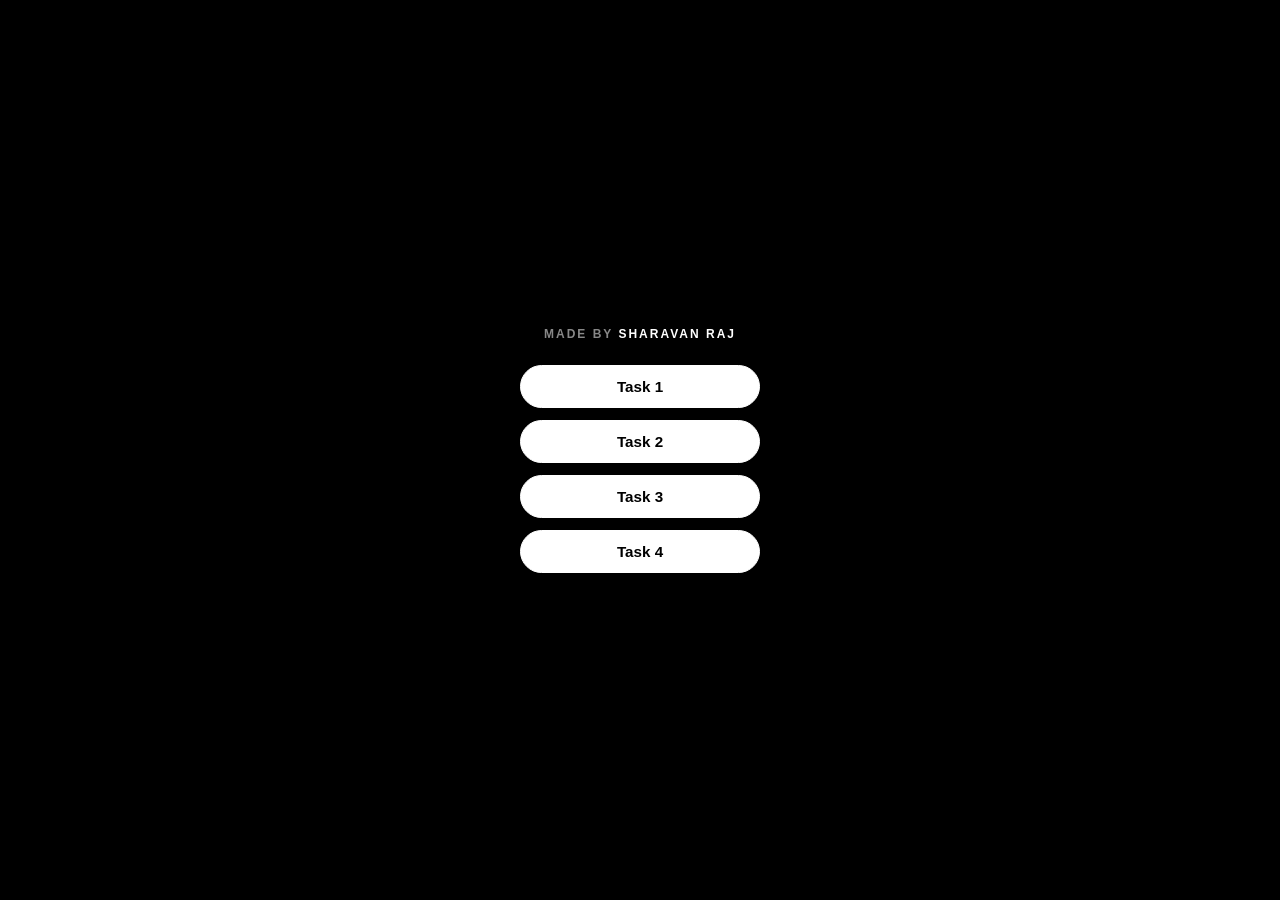
<file: index.html>
<!DOCTYPE html>
<html lang="en">
<head>
  <meta charset="UTF-8">
  <meta name="viewport" content="width=device-width, initial-scale=1.0">
  <title>Tasks Showcase</title>
  <style>
    * {
      box-sizing: border-box;
      margin: 0;
      padding: 0;
      font-family: -apple-system, BlinkMacSystemFont, "Segoe UI", Roboto, sans-serif;
    }

    body {
      background-color: #000000;
      color: #ffffff;
      display: flex;
      justify-content: center;
      align-items: center;
      min-height: 100vh;
    }

    .card {
      display: flex;
      flex-direction: column;
      align-items: center;
      gap: 1.5rem;
      width: 240px;
    }

    .author-tag {
      font-size: 0.75rem;
      font-weight: 700;
      letter-spacing: 2px;
      text-transform: uppercase;
      color: #888888; /* Subtle gray so it doesn't distract from buttons */
    }

    .author-tag span {
      color: #ffffff;
    }

    .container {
      display: flex;
      flex-direction: column;
      gap: 0.75rem;
      width: 100%;
    }

    .btn {
      display: block;
      padding: 0.75rem 1rem;
      background-color: #ffffff;
      color: #000000;
      text-decoration: none;
      text-align: center;
      font-size: 0.95rem;
      font-weight: 700;
      border-radius: 9999px;
      border: 1px solid #ffffff;
      transition: all 0.2s ease;
      opacity: 0;
      animation: fadeIn 0.4s ease-out forwards;
    }

    .btn:nth-child(1) { animation-delay: 0.05s; }
    .btn:nth-child(2) { animation-delay: 0.10s; }
    .btn:nth-child(3) { animation-delay: 0.15s; }
    .btn:nth-child(4) { animation-delay: 0.20s; }
    .btn:nth-child(5) { animation-delay: 0.25s; }

    .btn:hover {
      background-color: #000000;
      color: #ffffff;
      transform: scale(1.02);
    }

    @keyframes fadeIn {
      from { opacity: 0; transform: translateY(8px); }
      to { opacity: 1; transform: translateY(0); }
    }
  </style>
</head>
<body>

  <div class="card">
    <div class="author-tag">Made by <span>Sharavan Raj</span></div>

    <div class="container">
      <a href="task1.html" class="btn">Task 1</a>
      <a href="task2.html" class="btn">Task 2</a>
      <a href="task3.html" class="btn">Task 3</a>
      <a href="task4.html" class="btn">Task 4</a>

    </div>
  </div>

</body>
</html>
</file>
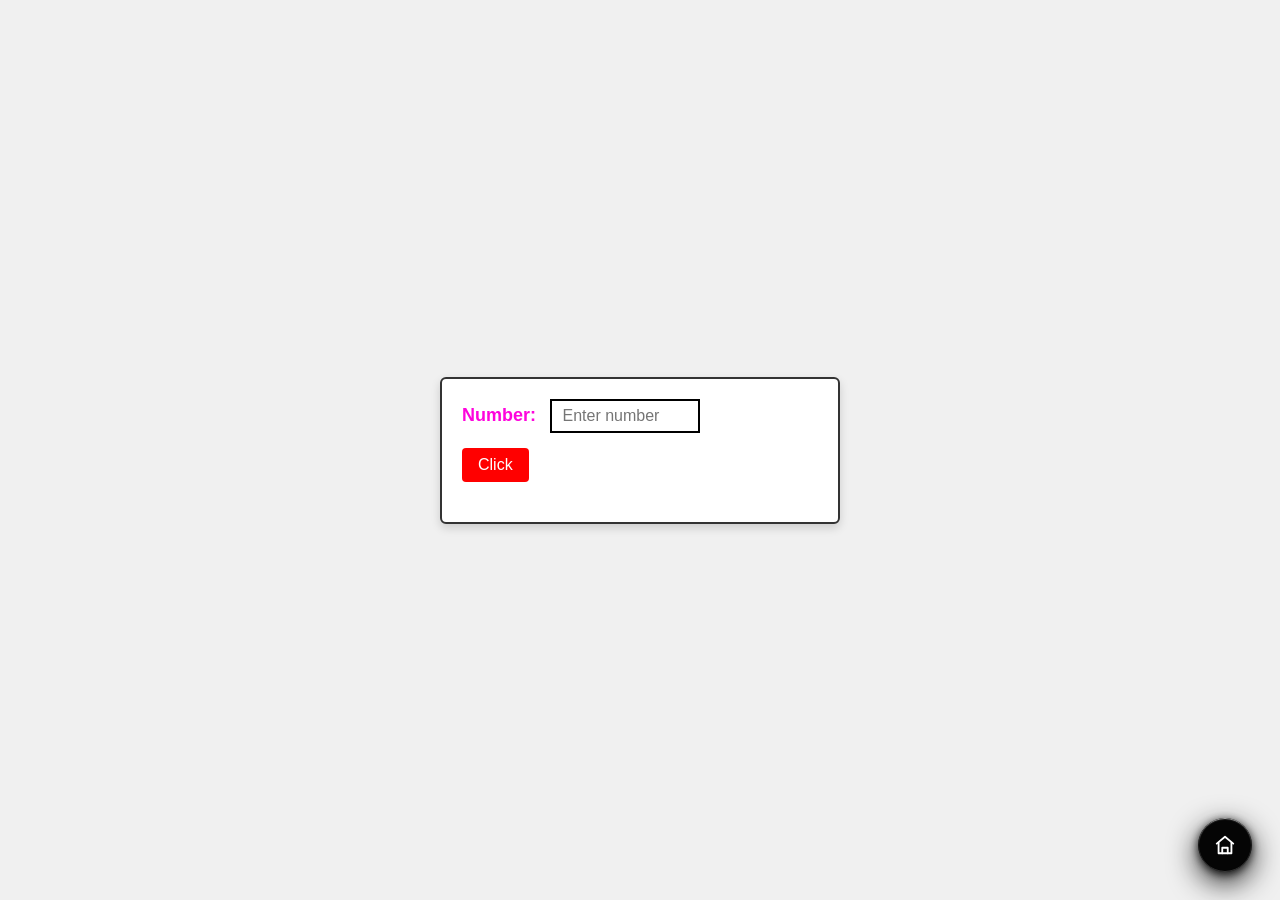
<file: task1.html>
<!DOCTYPE html>
<html lang="en">
<head>
  <meta charset="UTF-8">
  <meta name="viewport" content="width=device-width, initial-scale=1.0">
  <title>Number Input Flow</title>
  <link rel="stylesheet" href="home.css">
<script src="home.js" defer></script>

  <style>
    * {
      box-sizing: border-box;
      font-family: Arial, sans-serif;
    }

    body {
      display: flex;
      justify-content: center;
      align-items: center;
      min-height: 100vh;
      background-color: #f0f0f0;
      margin: 0;
    }

    /* Window Container */
    .window {
      width: 400px;
      border: 2px solid #333;
      border-radius: 6px;
      background: #fff;
      box-shadow: 0 4px 10px rgba(0, 0, 0, 0.15);
      overflow: hidden;
    }

    .window-body {
      padding: 20px;
    }

    /* Input Controls */
    .input-group {
      margin-bottom: 15px;
    }

    label {
      color: rgb(254, 4, 221);
      font-weight: bold;
      font-size: 18px;
      margin-right: 10px;
    }

    input[type="number"] {
      border: 2px solid black;
      padding: 6px 10px;
      font-size: 16px;
      width: 150px;
      outline: none;
    }

    .btn-red {
      background-color: red;
      color: white;
      border: none;
      padding: 8px 16px;
      font-size: 16px;
      cursor: pointer;
      border-radius: 4px;
      margin-bottom: 20px;
    }

    /* Message Box */
    .message-box {
      border: 2px solid #333;
      padding: 15px;
      display: none;
      position: relative;
      background-color: #fafafa;
    }

    .message-box p {
      margin: 0 0 15px 0;
      font-size: 16px;
    }

    .btn-ok {
      background-color: #333;
      color: white;
      border: none;
      padding: 6px 14px;
      cursor: pointer;
      float: right;
    }

    /* Output Section */
    .output-section {
      text-align: center;
    }

    .output-number {
      color: red;
      font-weight: bold;
      font-size: 48px;
      margin-top: 10px;
    }

    .hidden {
      display: none;
    }
  </style>
</head>

<body>

  <!-- PAGE 1: Input Window -->
  <div id="page1" class="window">

    <div class="window-body">

      <div class="input-group">
        <label for="userNum">Number:</label>
        <input
          type="number"
          id="userNum"
          placeholder="Enter number"
        >
      </div>

      <button class="btn-red" onclick="showMessageBox()">
        Click
      </button>

      <!-- Message Box -->
      <div id="msgBox" class="message-box">
        <p id="msgText"></p>

        <button class="btn-ok" onclick="openOutputPage()">
          OK
        </button>

        <div style="clear: both;"></div>
      </div>

    </div>
  </div>


  <!-- PAGE 2: Output Window -->
  <div id="page2" class="window hidden">

    <div class="window-body output-section">

      <h2>Entered Number</h2>

      <div id="displayNum" class="output-number"></div>

    </div>
  </div>


  <script>
    let enteredValue = '';

    function showMessageBox() {
      const inputField = document.getElementById('userNum');
      enteredValue = inputField.value;

      if (enteredValue === '') {
        alert('Please enter a number first!');
        return;
      }

      document.getElementById('msgText').innerText =
        'We are entering number ' + enteredValue;

      document.getElementById('msgBox').style.display = 'block';
    }

    function openOutputPage() {
      document.getElementById('page1').classList.add('hidden');
      document.getElementById('page2').classList.remove('hidden');

      document.getElementById('displayNum').innerText = enteredValue;
    }
  </script>

</body>
</html>
</file>
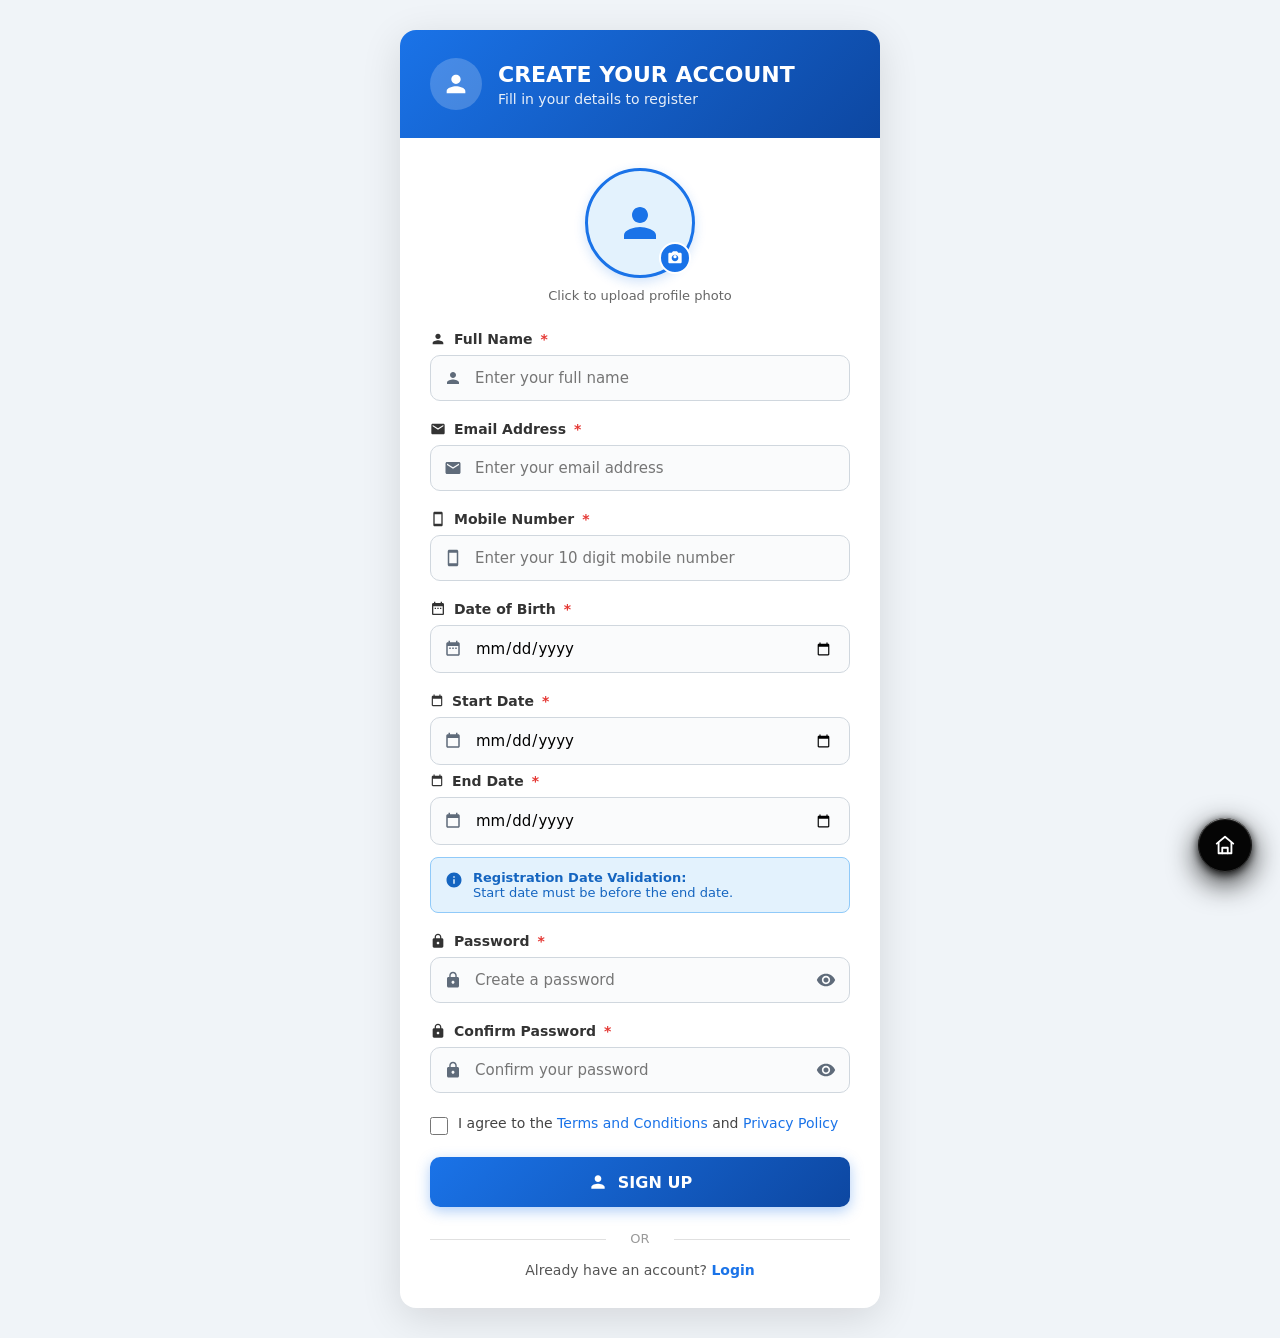
<file: task2.html>
<!DOCTYPE html>
<html lang="en">
<head>
  <meta charset="UTF-8">
  <meta name="viewport" content="width=device-width, initial-scale=1.0">
  <title>Registration System</title>
  <link rel="stylesheet" href="home.css">
<script src="home.js" defer></script>
  <style>
    * {
      margin: 0;
      padding: 0;
      box-sizing: border-box;
      font-family: 'Segoe UI', system-ui, -apple-system, sans-serif;
    }

    body {
      background: #f0f4f8;
      min-height: 100vh;
      display: flex;
      justify-content: center;
      align-items: flex-start;
      padding: 30px 15px;
    }

    .container {
      width: 100%;
      max-width: 480px;
      background: #ffffff;
      border-radius: 16px;
      box-shadow: 0 10px 40px rgba(0, 0, 0, 0.12);
      overflow: hidden;
    }

    /* ========== COMMON ========== */
    .view { display: none; }
    .view.active { display: block; }

    .form-body { padding: 30px; }

    .form-group { margin-bottom: 20px; position: relative; }

    .form-group label {
      display: flex;
      align-items: center;
      gap: 8px;
      font-size: 14px;
      font-weight: 600;
      color: #333;
      margin-bottom: 8px;
    }

    .required { color: #e53935; }

    .input-wrapper { position: relative; }

    .input-wrapper input {
      width: 100%;
      padding: 13px 16px 13px 44px;
      border: 1.5px solid #d0d7de;
      border-radius: 10px;
      font-size: 15px;
      transition: all 0.25s ease;
      outline: none;
      background: #fafbfc;
    }

    .input-wrapper input:focus {
      border-color: #1a73e8;
      background: #fff;
      box-shadow: 0 0 0 3px rgba(26, 115, 232, 0.15);
    }

    .input-wrapper .field-icon {
      position: absolute;
      left: 14px;
      top: 50%;
      transform: translateY(-50%);
      width: 18px;
      height: 18px;
      color: #5f6b7a;
      display: flex;
      align-items: center;
      justify-content: center;
    }

    .input-wrapper .field-icon svg {
      width: 18px;
      height: 18px;
      fill: currentColor;
    }

    .input-wrapper .toggle-password {
      position: absolute;
      right: 14px;
      top: 50%;
      transform: translateY(-50%);
      cursor: pointer;
      width: 20px;
      height: 20px;
      color: #5f6b7a;
      display: flex;
      align-items: center;
      justify-content: center;
    }

    .input-wrapper .toggle-password svg {
      width: 20px;
      height: 20px;
      fill: currentColor;
    }

    .error-msg {
      color: #e53935;
      font-size: 12.5px;
      margin-top: 6px;
      display: none;
    }
    .error-msg.show { display: block; }

    .success-msg {
      color: #2e7d32;
      font-size: 12.5px;
      margin-top: 6px;
      display: none;
    }
    .success-msg.show { display: block; }

    input.error {
      border-color: #e53935 !important;
      background: #fff5f5;
    }
    input.valid { border-color: #2e7d32 !important; }

    .global-error {
      background: #ffebee;
      border: 1px solid #ef9a9a;
      color: #c62828;
      padding: 12px 16px;
      border-radius: 8px;
      margin-bottom: 20px;
      font-size: 14px;
      display: none;
    }
    .global-error.show { display: block; }

    .divider {
      text-align: center;
      margin: 24px 0 16px;
      position: relative;
      color: #999;
      font-size: 13px;
    }
    .divider::before, .divider::after {
      content: '';
      position: absolute;
      top: 50%;
      width: 42%;
      height: 1px;
      background: #e0e0e0;
    }
    .divider::before { left: 0; }
    .divider::after { right: 0; }

    .link-text {
      text-align: center;
      font-size: 14px;
      color: #555;
    }
    .link-text a {
      color: #1a73e8;
      font-weight: 600;
      text-decoration: none;
      cursor: pointer;
    }
    .link-text a:hover { text-decoration: underline; }

    /* ========== REGISTRATION HEADER ========== */
    .reg-header {
      background: linear-gradient(135deg, #1a73e8, #0d47a1);
      color: white;
      padding: 28px 30px;
      position: relative;
      display: flex;
      align-items: center;
      gap: 16px;
    }
    .reg-header .header-icon {
      width: 52px;
      height: 52px;
      background: rgba(255,255,255,0.2);
      border-radius: 50%;
      display: flex;
      align-items: center;
      justify-content: center;
    }
    .reg-header .header-icon svg {
      width: 28px;
      height: 28px;
      fill: white;
    }
    .reg-header h1 { font-size: 22px; font-weight: 700; margin-bottom: 4px; }
    .reg-header p { font-size: 14px; opacity: 0.9; }

/* ========== PROFILE PHOTO UPLOAD ========== */
.profile-photo-section {
  display: flex;
  justify-content: center;
  align-items: center;
  margin-bottom: 28px;
  width: 100%;
}

.avatar-upload {
  position: relative;
  width: 110px;
  height: 110px;
  cursor: pointer;
  margin: 0 auto;
}

.avatar-preview {
  width: 110px;
  height: 110px;
  border-radius: 50%;
  border: 3px solid #1a73e8;
  background: #e3f2fd;
  display: flex;
  align-items: center;
  justify-content: center;
  overflow: hidden;
  transition: all 0.3s ease;
  box-shadow: 0 4px 12px rgba(26, 115, 232, 0.2);
  margin: 0 auto;
}

.avatar-preview:hover {
  border-color: #0d47a1;
  transform: scale(1.03);
}

.avatar-preview img {
  width: 100%;
  height: 100%;
  object-fit: cover;
}

.avatar-placeholder {
  width: 48px;
  height: 48px;
  color: #1a73e8;
  display: flex;
  align-items: center;
  justify-content: center;
}

.avatar-placeholder svg {
  width: 48px;
  height: 48px;
  fill: currentColor;
}

.avatar-upload input[type="file"] {
  position: absolute;
  width: 100%;
  height: 100%;
  opacity: 0;
  cursor: pointer;
  top: 0;
  left: 0;
  z-index: 2;
}

.upload-badge {
  position: absolute;
  bottom: 4px;
  right: 4px;
  width: 32px;
  height: 32px;
  background: #1a73e8;
  border-radius: 50%;
  display: flex;
  align-items: center;
  justify-content: center;
  color: white;
  border: 2px solid white;
  z-index: 3;
  pointer-events: none;
}

.upload-badge svg {
  width: 16px;
  height: 16px;
  fill: white;
}

.photo-hint {
  text-align: center;
  font-size: 13px;
  color: #666;
  margin-top: 10px;
  width: 100%;
}
    }

    /* Date row */
    .date-row {
      display: grid;
      grid-template-columns: 1fr 1fr;
      gap: 16px;
    }
    .date-row .form-group { margin-bottom: 8px; }

    /* DOB Hint */
    .dob-hint {
      background: #fff5f5;
      border: 1px solid #ffcdd2;
      border-radius: 8px;
      padding: 12px 14px;
      margin-top: 10px;
      font-size: 13px;
      display: none;
    }
    .dob-hint.show { display: block; }
    .dob-hint .title { color: #c62828; font-weight: 600; margin-bottom: 6px; }
    .dob-hint ul { list-style: none; padding-left: 0; }
    .dob-hint li { margin: 4px 0; color: #555; }
    .dob-hint li.valid { color: #2e7d32; }
    .dob-hint li.invalid { color: #c62828; }

    .info-box {
      background: #e3f2fd;
      border: 1px solid #90caf9;
      border-radius: 8px;
      padding: 12px 14px;
      margin: 12px 0 20px;
      font-size: 13px;
      color: #1565c0;
      display: flex;
      gap: 10px;
      align-items: flex-start;
    }
    .info-box svg {
      width: 18px;
      height: 18px;
      fill: #1565c0;
      flex-shrink: 0;
      margin-top: 1px;
    }

    .age-display {
      font-size: 13px;
      color: #2e7d32;
      margin-top: 6px;
      font-weight: 500;
      display: none;
    }
    .age-display.show { display: block; }

    .checkbox-group {
      display: flex;
      align-items: flex-start;
      gap: 10px;
      margin: 22px 0;
      font-size: 14px;
      color: #444;
    }
    .checkbox-group input[type="checkbox"] {
      width: 18px;
      height: 18px;
      margin-top: 2px;
      accent-color: #1a73e8;
      cursor: pointer;
    }
    .checkbox-group a {
      color: #1a73e8;
      text-decoration: none;
      font-weight: 500;
    }

    .btn-primary {
      width: 100%;
      padding: 15px;
      background: linear-gradient(135deg, #1a73e8, #0d47a1);
      color: white;
      border: none;
      border-radius: 10px;
      font-size: 16px;
      font-weight: 600;
      cursor: pointer;
      display: flex;
      align-items: center;
      justify-content: center;
      gap: 10px;
      transition: all 0.25s ease;
      box-shadow: 0 4px 14px rgba(26, 115, 232, 0.35);
    }
    .btn-primary:hover {
      transform: translateY(-2px);
      box-shadow: 0 6px 20px rgba(26, 115, 232, 0.45);
    }
    .btn-primary svg {
      width: 20px;
      height: 20px;
      fill: white;
    }

    /* ========== LOGIN HEADER ========== */
    .login-header {
      background: linear-gradient(135deg, #1a73e8, #0d47a1);
      color: white;
      padding: 36px 30px;
      text-align: center;
    }
    .login-header .header-icon {
      width: 64px;
      height: 64px;
      background: rgba(255,255,255,0.2);
      border-radius: 50%;
      display: flex;
      align-items: center;
      justify-content: center;
      margin: 0 auto 16px;
    }
    .login-header .header-icon svg {
      width: 32px;
      height: 32px;
      fill: white;
    }
    .login-header h1 { font-size: 24px; font-weight: 700; margin-bottom: 6px; }
    .login-header p { font-size: 14px; opacity: 0.9; }

    /* ========== DETAILS (SUCCESS) ========== */
    .success-header {
      background: linear-gradient(135deg, #2e7d32, #1b5e20);
      color: white;
      padding: 36px 30px 50px;
      text-align: center;
      position: relative;
    }
    .success-icon {
      width: 72px;
      height: 72px;
      background: white;
      border-radius: 50%;
      display: flex;
      align-items: center;
      justify-content: center;
      margin: 0 auto 16px;
      box-shadow: 0 4px 15px rgba(0,0,0,0.15);
    }
    .success-icon svg {
      width: 36px;
      height: 36px;
      fill: #2e7d32;
    }
    .success-header h1 {
      font-size: 22px;
      font-weight: 700;
      margin-bottom: 6px;
      letter-spacing: 0.5px;
    }
    .success-header p { font-size: 14px; opacity: 0.95; }

    /* Profile photo on details page */
    .details-avatar-wrapper {
      display: flex;
      justify-content: center;
      margin-top: -45px;
      margin-bottom: 20px;
      position: relative;
      z-index: 5;
    }
    .details-avatar {
      width: 100px;
      height: 100px;
      border-radius: 50%;
      border: 4px solid white;
      background: #e3f2fd;
      overflow: hidden;
      box-shadow: 0 6px 18px rgba(0,0,0,0.15);
      display: flex;
      align-items: center;
      justify-content: center;
    }
    .details-avatar img {
      width: 100%;
      height: 100%;
      object-fit: cover;
    }
    .details-avatar .placeholder {
      width: 42px;
      height: 42px;
      color: #1a73e8;
    }
    .details-avatar .placeholder svg {
      width: 42px;
      height: 42px;
      fill: currentColor;
    }

    .section-title {
      display: flex;
      align-items: center;
      gap: 10px;
      font-size: 16px;
      font-weight: 700;
      color: #1a237e;
      margin-bottom: 18px;
    }
    .section-title svg {
      width: 20px;
      height: 20px;
      fill: #1a237e;
    }

    .details-card {
      border: 1px solid #e0e7ff;
      border-radius: 12px;
      overflow: hidden;
      margin-bottom: 22px;
    }

    .detail-row {
      display: flex;
      align-items: center;
      padding: 14px 16px;
      border-bottom: 1px solid #f0f4f8;
      gap: 14px;
    }
    .detail-row:last-child { border-bottom: none; }
    .detail-row:nth-child(even) { background: #fafbff; }

    .detail-icon {
      width: 36px;
      height: 36px;
      background: #e8eaf6;
      border-radius: 8px;
      display: flex;
      align-items: center;
      justify-content: center;
      flex-shrink: 0;
      color: #3f51b5;
    }
    .detail-icon svg {
      width: 18px;
      height: 18px;
      fill: currentColor;
    }

    .detail-label {
      flex: 1;
      font-size: 13.5px;
      color: #555;
      font-weight: 500;
    }

    .detail-value {
      font-size: 14px;
      font-weight: 600;
      color: #222;
      text-align: right;
    }

    .status-badge {
      background: #e8f5e9;
      color: #2e7d32;
      padding: 4px 12px;
      border-radius: 20px;
      font-size: 13px;
      font-weight: 600;
      display: inline-flex;
      align-items: center;
      gap: 5px;
    }
    .status-badge svg {
      width: 14px;
      height: 14px;
      fill: #2e7d32;
    }

    .info-note {
      background: #e8f5e9;
      border: 1px solid #a5d6a7;
      border-radius: 8px;
      padding: 12px 14px;
      font-size: 13px;
      color: #2e7d32;
      margin-bottom: 24px;
      display: flex;
      gap: 10px;
      align-items: center;
    }
    .info-note svg {
      width: 18px;
      height: 18px;
      fill: #2e7d32;
      flex-shrink: 0;
    }

    .btn-group {
      display: flex;
      flex-direction: column;
      gap: 12px;
    }

    .btn-home {
      width: 100%;
      padding: 14px;
      background: linear-gradient(135deg, #2e7d32, #1b5e20);
      color: white;
      border: none;
      border-radius: 10px;
      font-size: 15px;
      font-weight: 600;
      cursor: pointer;
      display: flex;
      align-items: center;
      justify-content: center;
      gap: 8px;
      transition: all 0.25s ease;
      box-shadow: 0 4px 14px rgba(46, 125, 50, 0.3);
    }
    .btn-home:hover {
      transform: translateY(-2px);
      box-shadow: 0 6px 18px rgba(46, 125, 50, 0.4);
    }
    .btn-home svg {
      width: 18px;
      height: 18px;
      fill: white;
    }

    .btn-print {
      width: 100%;
      padding: 14px;
      background: white;
      color: #333;
      border: 1.5px solid #cfd8dc;
      border-radius: 10px;
      font-size: 15px;
      font-weight: 600;
      cursor: pointer;
      display: flex;
      align-items: center;
      justify-content: center;
      gap: 8px;
      transition: all 0.25s ease;
    }
    .btn-print:hover {
      background: #f5f5f5;
      border-color: #90a4ae;
    }
    .btn-print svg {
      width: 18px;
      height: 18px;
      fill: #333;
    }

    @media print {
      body { background: white; padding: 0; }
      .btn-group { display: none !important; }
      .container { box-shadow: none; max-width: 100%; }
    }
  </style>
</head>
<body>

  <div class="container">

    <!-- ==================== REGISTRATION VIEW ==================== -->
    <div id="registrationView" class="view active">
      <div class="reg-header">
        <div class="header-icon">
          <svg viewBox="0 0 24 24"><path d="M12 12c2.21 0 4-1.79 4-4s-1.79-4-4-4-4 1.79-4 4 1.79 4 4 4zm0 2c-2.67 0-8 1.34-8 4v2h16v-2c0-2.66-5.33-4-8-4z"/></svg>
        </div>
        <div>
          <h1>CREATE YOUR ACCOUNT</h1>
          <p>Fill in your details to register</p>
        </div>
      </div>

      <div class="form-body">
        <div class="global-error" id="regGlobalError"></div>

<!-- PROFILE PHOTO UPLOAD -->
<div class="profile-photo-section">
  <div style="text-align: center;">
    <div class="avatar-upload" title="Click to upload photo">
      <div class="avatar-preview" id="avatarPreview">
        <div class="avatar-placeholder" id="avatarPlaceholder">
          <svg viewBox="0 0 24 24"><path d="M12 12c2.21 0 4-1.79 4-4s-1.79-4-4-4-4 1.79-4 4 1.79 4 4 4zm0 2c-2.67 0-8 1.34-8 4v2h16v-2c0-2.66-5.33-4-8-4z"/></svg>
        </div>
        <img id="avatarImg" style="display:none;" alt="Profile">
      </div>
      <input type="file" id="profilePhoto" accept="image/*">
      <div class="upload-badge">
        <svg viewBox="0 0 24 24"><path d="M12 12.5a2.5 2.5 0 1 0 0-5 2.5 2.5 0 0 0 0 5z"/><path d="M9 2L7.17 4H4c-1.1 0-2 .9-2 2v12c0 1.1.9 2 2 2h16c1.1 0 2-.9 2-2V6c0-1.1-.9-2-2-2h-3.17L15 2H9zm3 15c-2.76 0-5-2.24-5-5s2.24-5 5-5 5 2.24 5 5-2.24 5-5 5z"/></svg>
      </div>
    </div>
    <div class="photo-hint">Click to upload profile photo</div>
  </div>
</div>

        <form id="registrationForm" novalidate>
          <!-- Full Name -->
          <div class="form-group">
            <label>
              <svg width="16" height="16" viewBox="0 0 24 24" fill="#333"><path d="M12 12c2.21 0 4-1.79 4-4s-1.79-4-4-4-4 1.79-4 4 1.79 4 4 4zm0 2c-2.67 0-8 1.34-8 4v2h16v-2c0-2.66-5.33-4-8-4z"/></svg>
              Full Name <span class="required">*</span>
            </label>
            <div class="input-wrapper">
              <span class="field-icon">
                <svg viewBox="0 0 24 24"><path d="M12 12c2.21 0 4-1.79 4-4s-1.79-4-4-4-4 1.79-4 4 1.79 4 4 4zm0 2c-2.67 0-8 1.34-8 4v2h16v-2c0-2.66-5.33-4-8-4z"/></svg>
              </span>
              <input type="text" id="fullName" placeholder="Enter your full name" autocomplete="name">
            </div>
            <div class="error-msg" id="fullNameError"></div>
          </div>

          <!-- Email -->
          <div class="form-group">
            <label>
              <svg width="16" height="16" viewBox="0 0 24 24" fill="#333"><path d="M20 4H4c-1.1 0-1.99.9-1.99 2L2 18c0 1.1.9 2 2 2h16c1.1 0 2-.9 2-2V6c0-1.1-.9-2-2-2zm0 4l-8 5-8-5V6l8 5 8-5v2z"/></svg>
              Email Address <span class="required">*</span>
            </label>
            <div class="input-wrapper">
              <span class="field-icon">
                <svg viewBox="0 0 24 24"><path d="M20 4H4c-1.1 0-1.99.9-1.99 2L2 18c0 1.1.9 2 2 2h16c1.1 0 2-.9 2-2V6c0-1.1-.9-2-2-2zm0 4l-8 5-8-5V6l8 5 8-5v2z"/></svg>
              </span>
              <input type="email" id="email" placeholder="Enter your email address" autocomplete="email">
            </div>
            <div class="error-msg" id="emailError"></div>
          </div>

          <!-- Mobile -->
          <div class="form-group">
            <label>
              <svg width="16" height="16" viewBox="0 0 24 24" fill="#333"><path d="M17 1.01L7 1c-1.1 0-2 .9-2 2v18c0 1.1.9 2 2 2h10c1.1 0 2-.9 2-2V3c0-1.1-.9-1.99-2-1.99zM17 19H7V5h10v14z"/></svg>
              Mobile Number <span class="required">*</span>
            </label>
            <div class="input-wrapper">
              <span class="field-icon">
                <svg viewBox="0 0 24 24"><path d="M17 1.01L7 1c-1.1 0-2 .9-2 2v18c0 1.1.9 2 2 2h10c1.1 0 2-.9 2-2V3c0-1.1-.9-1.99-2-1.99zM17 19H7V5h10v14z"/></svg>
              </span>
              <input type="tel" id="mobile" placeholder="Enter your 10 digit mobile number" maxlength="10" autocomplete="tel">
            </div>
            <div class="error-msg" id="mobileError"></div>
          </div>

          <!-- Date of Birth -->
          <div class="form-group">
            <label>
              <svg width="16" height="16" viewBox="0 0 24 24" fill="#333"><path d="M19 3h-1V1h-2v2H8V1H6v2H5c-1.11 0-1.99.9-1.99 2L3 19c0 1.1.89 2 2 2h14c1.1 0 2-.9 2-2V5c0-1.1-.9-2-2-2zm0 16H5V8h14v11zM9 10H7v2h2v-2zm4 0h-2v2h2v-2zm4 0h-2v2h2v-2z"/></svg>
              Date of Birth <span class="required">*</span>
            </label>
            <div class="input-wrapper">
              <span class="field-icon">
                <svg viewBox="0 0 24 24"><path d="M19 3h-1V1h-2v2H8V1H6v2H5c-1.11 0-1.99.9-1.99 2L3 19c0 1.1.89 2 2 2h14c1.1 0 2-.9 2-2V5c0-1.1-.9-2-2-2zm0 16H5V8h14v11zM9 10H7v2h2v-2zm4 0h-2v2h2v-2zm4 0h-2v2h2v-2z"/></svg>
              </span>
              <input type="date" id="dob">
            </div>
            <div class="error-msg" id="dobError"></div>
            <div class="age-display" id="ageDisplay"></div>
            <div class="dob-hint" id="dobHint">
              <div class="title">Date of Birth should be:</div>
              <ul>
                <li id="hintValidDate">✓ A valid date</li>
                <li id="hintAge18">✓ You must be at least 18 years old</li>
              </ul>
            </div>
          </div>

          <!-- Registration Dates -->
          <div class="date-row">
            <div class="form-group">
              <label>
                <svg width="14" height="14" viewBox="0 0 24 24" fill="#333"><path d="M19 3h-1V1h-2v2H8V1H6v2H5c-1.11 0-1.99.9-1.99 2L3 19c0 1.1.89 2 2 2h14c1.1 0 2-.9 2-2V5c0-1.1-.9-2-2-2zm0 16H5V8h14v11z"/></svg>
                Start Date <span class="required">*</span>
              </label>
              <div class="input-wrapper">
                <span class="field-icon">
                  <svg viewBox="0 0 24 24"><path d="M19 3h-1V1h-2v2H8V1H6v2H5c-1.11 0-1.99.9-1.99 2L3 19c0 1.1.89 2 2 2h14c1.1 0 2-.9 2-2V5c0-1.1-.9-2-2-2zm0 16H5V8h14v11z"/></svg>
                </span>
                <input type="date" id="startDate">
              </div>
              <div class="error-msg" id="startDateError"></div>
              <div class="success-msg" id="startDateSuccess">Start date is valid.</div>
            </div>

            <div class="form-group">
              <label>
                <svg width="14" height="14" viewBox="0 0 24 24" fill="#333"><path d="M19 3h-1V1h-2v2H8V1H6v2H5c-1.11 0-1.99.9-1.99 2L3 19c0 1.1.89 2 2 2h14c1.1 0 2-.9 2-2V5c0-1.1-.9-2-2-2zm0 16H5V8h14v11z"/></svg>
                End Date <span class="required">*</span>
              </label>
              <div class="input-wrapper">
                <span class="field-icon">
                  <svg viewBox="0 0 24 24"><path d="M19 3h-1V1h-2v2H8V1H6v2H5c-1.11 0-1.99.9-1.99 2L3 19c0 1.1.89 2 2 2h14c1.1 0 2-.9 2-2V5c0-1.1-.9-2-2-2zm0 16H5V8h14v11z"/></svg>
                </span>
                <input type="date" id="endDate">
              </div>
              <div class="error-msg" id="endDateError"></div>
              <div class="success-msg" id="endDateSuccess">End date is valid.</div>
            </div>
          </div>

          <div class="info-box">
            <svg viewBox="0 0 24 24"><path d="M12 2C6.48 2 2 6.48 2 12s4.48 10 10 10 10-4.48 10-10S17.52 2 12 2zm1 15h-2v-6h2v6zm0-8h-2V7h2v2z"/></svg>
            <div><strong>Registration Date Validation:</strong><br>Start date must be before the end date.</div>
          </div>

          <!-- Password -->
          <div class="form-group">
            <label>
              <svg width="16" height="16" viewBox="0 0 24 24" fill="#333"><path d="M18 8h-1V6c0-2.76-2.24-5-5-5S7 3.24 7 6v2H6c-1.1 0-2 .9-2 2v10c0 1.1.9 2 2 2h12c1.1 0 2-.9 2-2V10c0-1.1-.9-2-2-2zm-6 9c-1.1 0-2-.9-2-2s.9-2 2-2 2 .9 2 2-.9 2-2 2zm3.1-9H8.9V6c0-1.71 1.39-3.1 3.1-3.1 1.71 0 3.1 1.39 3.1 3.1v2z"/></svg>
              Password <span class="required">*</span>
            </label>
            <div class="input-wrapper">
              <span class="field-icon">
                <svg viewBox="0 0 24 24"><path d="M18 8h-1V6c0-2.76-2.24-5-5-5S7 3.24 7 6v2H6c-1.1 0-2 .9-2 2v10c0 1.1.9 2 2 2h12c1.1 0 2-.9 2-2V10c0-1.1-.9-2-2-2zm-6 9c-1.1 0-2-.9-2-2s.9-2 2-2 2 .9 2 2-.9 2-2 2zm3.1-9H8.9V6c0-1.71 1.39-3.1 3.1-3.1 1.71 0 3.1 1.39 3.1 3.1v2z"/></svg>
              </span>
              <input type="password" id="password" placeholder="Create a password" autocomplete="new-password">
              <span class="toggle-password" onclick="togglePassword('password', this)">
                <svg viewBox="0 0 24 24"><path d="M12 4.5C7 4.5 2.73 7.61 1 12c1.73 4.39 6 7.5 11 7.5s9.27-3.11 11-7.5c-1.73-4.39-6-7.5-11-7.5zM12 17c-2.76 0-5-2.24-5-5s2.24-5 5-5 5 2.24 5 5-2.24 5-5 5zm0-8c-1.66 0-3 1.34-3 3s1.34 3 3 3 3-1.34 3-3-1.34-3-3-3z"/></svg>
              </span>
            </div>
            <div class="error-msg" id="passwordError"></div>
          </div>

          <!-- Confirm Password -->
          <div class="form-group">
            <label>
              <svg width="16" height="16" viewBox="0 0 24 24" fill="#333"><path d="M18 8h-1V6c0-2.76-2.24-5-5-5S7 3.24 7 6v2H6c-1.1 0-2 .9-2 2v10c0 1.1.9 2 2 2h12c1.1 0 2-.9 2-2V10c0-1.1-.9-2-2-2zm-6 9c-1.1 0-2-.9-2-2s.9-2 2-2 2 .9 2 2-.9 2-2 2zm3.1-9H8.9V6c0-1.71 1.39-3.1 3.1-3.1 1.71 0 3.1 1.39 3.1 3.1v2z"/></svg>
              Confirm Password <span class="required">*</span>
            </label>
            <div class="input-wrapper">
              <span class="field-icon">
                <svg viewBox="0 0 24 24"><path d="M18 8h-1V6c0-2.76-2.24-5-5-5S7 3.24 7 6v2H6c-1.1 0-2 .9-2 2v10c0 1.1.9 2 2 2h12c1.1 0 2-.9 2-2V10c0-1.1-.9-2-2-2zm-6 9c-1.1 0-2-.9-2-2s.9-2 2-2 2 .9 2 2-.9 2-2 2zm3.1-9H8.9V6c0-1.71 1.39-3.1 3.1-3.1 1.71 0 3.1 1.39 3.1 3.1v2z"/></svg>
              </span>
              <input type="password" id="confirmPassword" placeholder="Confirm your password" autocomplete="new-password">
              <span class="toggle-password" onclick="togglePassword('confirmPassword', this)">
                <svg viewBox="0 0 24 24"><path d="M12 4.5C7 4.5 2.73 7.61 1 12c1.73 4.39 6 7.5 11 7.5s9.27-3.11 11-7.5c-1.73-4.39-6-7.5-11-7.5zM12 17c-2.76 0-5-2.24-5-5s2.24-5 5-5 5 2.24 5 5-2.24 5-5 5zm0-8c-1.66 0-3 1.34-3 3s1.34 3 3 3 3-1.34 3-3-1.34-3-3-3z"/></svg>
              </span>
            </div>
            <div class="error-msg" id="confirmPasswordError"></div>
          </div>

          <!-- Terms -->
          <div class="checkbox-group">
            <input type="checkbox" id="terms">
            <label for="terms">
              I agree to the <a href="#">Terms and Conditions</a> and <a href="#">Privacy Policy</a>
            </label>
          </div>
          <div class="error-msg" id="termsError" style="margin-top:-12px; margin-bottom:16px;"></div>

          <button type="submit" class="btn-primary">
            <svg viewBox="0 0 24 24"><path d="M12 12c2.21 0 4-1.79 4-4s-1.79-4-4-4-4 1.79-4 4 1.79 4 4 4zm0 2c-2.67 0-8 1.34-8 4v2h16v-2c0-2.66-5.33-4-8-4z"/></svg>
            SIGN UP
          </button>
        </form>

        <div class="divider">OR</div>
        <div class="link-text">
          Already have an account? <a onclick="showView('login')">Login</a>
        </div>
      </div>
    </div>

    <!-- ==================== LOGIN VIEW ==================== -->
    <div id="loginView" class="view">
      <div class="login-header">
        <div class="header-icon">
          <svg viewBox="0 0 24 24"><path d="M12 1L3 5v6c0 5.55 3.84 10.74 9 12 5.16-1.26 9-6.45 9-12V5l-9-4zm0 10.99h7c-.53 4.12-3.28 7.79-7 8.94V12H5V6.3l7-3.11v8.8z"/></svg>
        </div>
        <h1>Welcome Back</h1>
        <p>Login to your account</p>
      </div>

      <div class="form-body">
        <form id="loginForm" novalidate>
          <div class="form-group">
            <label>Email or Mobile Number</label>
            <div class="input-wrapper">
              <span class="field-icon">
                <svg viewBox="0 0 24 24"><path d="M12 12c2.21 0 4-1.79 4-4s-1.79-4-4-4-4 1.79-4 4 1.79 4 4 4zm0 2c-2.67 0-8 1.34-8 4v2h16v-2c0-2.66-5.33-4-8-4z"/></svg>
              </span>
              <input type="text" id="loginId" placeholder="Enter email or 10-digit mobile" autocomplete="username">
            </div>
            <div class="error-msg" id="loginIdError"></div>
          </div>

          <div class="form-group">
            <label>Password</label>
            <div class="input-wrapper">
              <span class="field-icon">
                <svg viewBox="0 0 24 24"><path d="M18 8h-1V6c0-2.76-2.24-5-5-5S7 3.24 7 6v2H6c-1.1 0-2 .9-2 2v10c0 1.1.9 2 2 2h12c1.1 0 2-.9 2-2V10c0-1.1-.9-2-2-2zm-6 9c-1.1 0-2-.9-2-2s.9-2 2-2 2 .9 2 2-.9 2-2 2zm3.1-9H8.9V6c0-1.71 1.39-3.1 3.1-3.1 1.71 0 3.1 1.39 3.1 3.1v2z"/></svg>
              </span>
              <input type="password" id="loginPassword" placeholder="Enter your password" autocomplete="current-password">
              <span class="toggle-password" onclick="togglePassword('loginPassword', this)">
                <svg viewBox="0 0 24 24"><path d="M12 4.5C7 4.5 2.73 7.61 1 12c1.73 4.39 6 7.5 11 7.5s9.27-3.11 11-7.5c-1.73-4.39-6-7.5-11-7.5zM12 17c-2.76 0-5-2.24-5-5s2.24-5 5-5 5 2.24 5 5-2.24 5-5 5zm0-8c-1.66 0-3 1.34-3 3s1.34 3 3 3 3-1.34 3-3-1.34-3-3-3z"/></svg>
              </span>
            </div>
            <div class="error-msg" id="loginPasswordError"></div>
          </div>

          <div class="error-msg" id="loginGlobalError" style="text-align:center; margin-bottom:12px;"></div>

          <button type="submit" class="btn-primary">LOGIN</button>
        </form>

        <div class="divider">OR</div>
        <div class="link-text">
          Don't have an account? <a onclick="showView('registration')">Sign Up</a>
        </div>
      </div>
    </div>

    <!-- ==================== DETAILS VIEW ==================== -->
    <div id="detailsView" class="view">
      <div class="success-header">
        <div class="success-icon">
          <svg viewBox="0 0 24 24"><path d="M9 16.17L4.83 12l-1.42 1.41L9 19 21 7l-1.41-1.41z"/></svg>
        </div>
        <h1>REGISTRATION SUCCESSFUL!</h1>
        <p>Your account has been created successfully.</p>
      </div>

      <div class="form-body" style="padding-top: 0;">
        <!-- Profile Photo Display -->
        <div class="details-avatar-wrapper">
          <div class="details-avatar" id="detailsAvatar">
            <div class="placeholder">
              <svg viewBox="0 0 24 24"><path d="M12 12c2.21 0 4-1.79 4-4s-1.79-4-4-4-4 1.79-4 4 1.79 4 4 4zm0 2c-2.67 0-8 1.34-8 4v2h16v-2c0-2.66-5.33-4-8-4z"/></svg>
            </div>
          </div>
        </div>

        <div class="section-title">
          <svg viewBox="0 0 24 24"><path d="M14 2H6c-1.1 0-1.99.9-1.99 2L4 20c0 1.1.89 2 1.99 2H18c1.1 0 2-.9 2-2V8l-6-6zm2 16H8v-2h8v2zm0-4H8v-2h8v2zm-3-5V3.5L18.5 9H13z"/></svg>
          REGISTERED DETAILS
        </div>

        <div class="details-card" id="detailsCard">
          <!-- Filled by JavaScript -->
        </div>

        <div class="info-note">
          <svg viewBox="0 0 24 24"><path d="M12 2C6.48 2 2 6.48 2 12s4.48 10 10 10 10-4.48 10-10S17.52 2 12 2zm1 15h-2v-6h2v6zm0-8h-2V7h2v2z"/></svg>
          <span>Please save your details for future reference.</span>
        </div>

        <div class="btn-group">
          <button class="btn-home" onclick="goToHome()">
            <svg viewBox="0 0 24 24"><path d="M10 20v-6h4v6h5v-8h3L12 3 2 12h3v8z"/></svg>
            GO TO HOME
          </button>
          <button class="btn-print" onclick="window.print()">
            <svg viewBox="0 0 24 24"><path d="M19 8H5c-1.66 0-3 1.34-3 3v6h4v4h12v-4h4v-6c0-1.66-1.34-3-3-3zm-3 11H8v-5h8v5zm3-7c-.55 0-1-.45-1-1s.45-1 1-1 1 .45 1 1-.45 1-1 1zm-1-9H6v4h12V3z"/></svg>
            PRINT DETAILS
          </button>
        </div>
      </div>
    </div>

  </div>

  <script>
    // ============================================================
    // DEFAULT AVATAR (SVG as Data URL)
    // ============================================================
    const DEFAULT_AVATAR = "data:image/svg+xml,%3Csvg xmlns='http://www.w3.org/2000/svg' viewBox='0 0 100 100'%3E%3Ccircle cx='50' cy='50' r='50' fill='%23e3f2fd'/%3E%3Ccircle cx='50' cy='38' r='18' fill='%231a73e8'/%3E%3Cpath d='M20 85c0-16.5 13.5-30 30-30s30 13.5 30 30' fill='%231a73e8'/%3E%3C/svg%3E";

    // Global variable to hold the selected Base64 image
    let selectedProfilePic = null;

    // ============================================================
    // VIEW SWITCHING
    // ============================================================
    function showView(viewName) {
      document.querySelectorAll('.view').forEach(v => v.classList.remove('active'));
      if (viewName === 'registration') {
        document.getElementById('registrationView').classList.add('active');
      } else if (viewName === 'login') {
        document.getElementById('loginView').classList.add('active');
      } else if (viewName === 'details') {
        document.getElementById('detailsView').classList.add('active');
        renderDetails();
      }
    }

    // ============================================================
    // PROFILE PHOTO UPLOAD LOGIC
    // ============================================================
    document.getElementById('profilePhoto').addEventListener('change', function (e) {
      const file = e.target.files[0];
      if (!file) return;

      if (file.size > 2 * 1024 * 1024) {
        alert('Image size should be less than 2MB');
        this.value = '';
        return;
      }

      const reader = new FileReader();
      reader.onload = function (event) {
        const base64 = event.target.result;
        selectedProfilePic = base64;

        const img = document.getElementById('avatarImg');
        const placeholder = document.getElementById('avatarPlaceholder');
        img.src = base64;
        img.style.display = 'block';
        placeholder.style.display = 'none';
      };
      reader.readAsDataURL(file);
    });

    // ============================================================
    // HELPERS
    // ============================================================
    function showError(id, msg) {
      const el = document.getElementById(id);
      el.textContent = msg;
      el.classList.add('show');
    }
    function hideError(id) {
      const el = document.getElementById(id);
      el.textContent = '';
      el.classList.remove('show');
    }
    function showSuccess(id) {
      document.getElementById(id).classList.add('show');
    }
    function hideSuccess(id) {
      document.getElementById(id).classList.remove('show');
    }
    function setInputState(id, isValid) {
      const input = document.getElementById(id);
      input.classList.remove('error', 'valid');
      if (isValid === true) input.classList.add('valid');
      if (isValid === false) input.classList.add('error');
    }

    function togglePassword(inputId, iconEl) {
      const input = document.getElementById(inputId);
      const svg = iconEl.querySelector('svg');
      if (input.type === 'password') {
        input.type = 'text';
        // Eye-off icon
        svg.innerHTML = '<path d="M12 7c2.76 0 5 2.24 5 5 0 .65-.13 1.26-.36 1.83l2.92 2.92c1.51-1.26 2.7-2.89 3.43-4.75-1.73-4.39-6-7.5-11-7.5-1.4 0-2.74.25-3.98.7l2.16 2.16C10.74 7.13 11.35 7 12 7zM2 4.27l2.28 2.28.46.46C3.08 8.3 1.78 10.02 1 12c1.73 4.39 6 7.5 11 7.5 1.55 0 3.03-.3 4.38-.84l.42.42L19.73 22 21 20.73 3.27 3 2 4.27zM7.53 9.8l1.55 1.55c-.05.21-.08.43-.08.65 0 1.66 1.34 3 3 3 .22 0 .44-.03.65-.08l1.55 1.55c-.67.33-1.41.53-2.2.53-2.76 0-5-2.24-5-5 0-.79.2-1.53.53-2.2zm4.31-.78l3.15 3.15.02-.16c0-1.66-1.34-3-3-3l-.17.01z"/>';
      } else {
        input.type = 'password';
        // Eye icon
        svg.innerHTML = '<path d="M12 4.5C7 4.5 2.73 7.61 1 12c1.73 4.39 6 7.5 11 7.5s9.27-3.11 11-7.5c-1.73-4.39-6-7.5-11-7.5zM12 17c-2.76 0-5-2.24-5-5s2.24-5 5-5 5 2.24 5 5-2.24 5-5 5zm0-8c-1.66 0-3 1.34-3 3s1.34 3 3 3 3-1.34 3-3-1.34-3-3-3z"/>';
      }
    }

    function calculateAge(dobString) {
      const dob = new Date(dobString);
      const today = new Date();
      let age = today.getFullYear() - dob.getFullYear();
      const m = today.getMonth() - dob.getMonth();
      if (m < 0 || (m === 0 && today.getDate() < dob.getDate())) age--;
      return age;
    }

    function formatDate(dateStr) {
      if (!dateStr) return '-';
      const [y, m, d] = dateStr.split('-');
      return `${d}-${m}-${y}`;
    }

    // ============================================================
    // INIT
    // ============================================================
    const today = new Date().toISOString().split('T')[0];
    document.getElementById('dob').setAttribute('max', today);

    // ============================================================
    // REAL-TIME VALIDATION
    // ============================================================
    document.getElementById('fullName').addEventListener('input', function () {
      const v = this.value.trim();
      if (!v) { hideError('fullNameError'); setInputState('fullName', null); return; }
      if (v.length < 3) {
        showError('fullNameError', 'Full Name must be at least 3 characters.');
        setInputState('fullName', false);
      } else if (!/^[A-Za-z\s]+$/.test(v)) {
        showError('fullNameError', 'Only alphabets and spaces are allowed.');
        setInputState('fullName', false);
      } else {
        hideError('fullNameError');
        setInputState('fullName', true);
      }
    });

    document.getElementById('email').addEventListener('input', function () {
      const v = this.value.trim();
      const regex = /^[^\s@]+@[^\s@]+\.[^\s@]+$/;
      if (!v) { hideError('emailError'); setInputState('email', null); return; }
      if (!regex.test(v)) {
        showError('emailError', 'Please enter a valid email address (e.g. student@gmail.com).');
        setInputState('email', false);
      } else {
        hideError('emailError');
        setInputState('email', true);
      }
    });

    document.getElementById('mobile').addEventListener('input', function () {
      this.value = this.value.replace(/\D/g, '');
      const v = this.value;
      if (!v) { hideError('mobileError'); setInputState('mobile', null); return; }
      if (v.length !== 10) {
        showError('mobileError', 'Mobile number must be exactly 10 digits.');
        setInputState('mobile', false);
      } else {
        hideError('mobileError');
        setInputState('mobile', true);
      }
    });

    document.getElementById('dob').addEventListener('change', function () {
      const value = this.value;
      const hint = document.getElementById('dobHint');
      const ageDisplay = document.getElementById('ageDisplay');

      if (!value) {
        hideError('dobError');
        setInputState('dob', null);
        hint.classList.remove('show');
        ageDisplay.classList.remove('show');
        return;
      }

      const selected = new Date(value);
      const todayDate = new Date();
      todayDate.setHours(0,0,0,0);
      const isValid = !isNaN(selected.getTime());
      const isNotFuture = selected <= todayDate;
      const age = calculateAge(value);
      const isAdult = age >= 18;

      hint.classList.add('show');
      document.getElementById('hintValidDate').className = (isValid && isNotFuture) ? 'valid' : 'invalid';
      document.getElementById('hintValidDate').textContent = (isValid && isNotFuture)
        ? '✓ A valid date' : '✗ A valid date (future dates not allowed)';

      document.getElementById('hintAge18').className = isAdult ? 'valid' : 'invalid';
      document.getElementById('hintAge18').textContent = isAdult
        ? '✓ You must be at least 18 years old' : '✗ You must be at least 18 years old';

      if (!isValid) {
        showError('dobError', 'Please enter a valid date.');
        setInputState('dob', false);
        ageDisplay.classList.remove('show');
      } else if (!isNotFuture) {
        showError('dobError', 'Date of Birth cannot be a future date.');
        setInputState('dob', false);
        ageDisplay.classList.remove('show');
      } else if (!isAdult) {
        showError('dobError', 'You must be at least 18 years old.');
        setInputState('dob', false);
        ageDisplay.classList.remove('show');
      } else {
        hideError('dobError');
        setInputState('dob', true);
        ageDisplay.textContent = `Calculated Age: ${age} years`;
        ageDisplay.classList.add('show');
      }
    });

    document.getElementById('startDate').addEventListener('change', validateRegDates);
    document.getElementById('endDate').addEventListener('change', validateRegDates);

    function validateRegDates() {
      const start = document.getElementById('startDate').value;
      const end = document.getElementById('endDate').value;

      hideError('startDateError'); hideError('endDateError');
      hideSuccess('startDateSuccess'); hideSuccess('endDateSuccess');
      setInputState('startDate', null); setInputState('endDate', null);

      if (start) {
        if (isNaN(new Date(start).getTime())) {
          showError('startDateError', 'Please enter a valid start date.');
          setInputState('startDate', false);
        } else {
          setInputState('startDate', true);
          showSuccess('startDateSuccess');
        }
      }
      if (end) {
        if (isNaN(new Date(end).getTime())) {
          showError('endDateError', 'Please enter a valid end date.');
          setInputState('endDate', false);
        } else {
          setInputState('endDate', true);
          showSuccess('endDateSuccess');
        }
      }
      if (start && end && new Date(end) <= new Date(start)) {
        showError('endDateError', 'End Date must be after Start Date.');
        setInputState('endDate', false);
        hideSuccess('endDateSuccess');
      }
    }

    document.getElementById('password').addEventListener('input', function () {
      const v = this.value;
      if (!v) { hideError('passwordError'); setInputState('password', null); return; }
      const ok = v.length >= 8 && /[A-Z]/.test(v) && /[a-z]/.test(v) && /[0-9]/.test(v) && /[!@#$%^&*()_+\-=\[\]{};':"\\|,.<>\/?]/.test(v);
      if (!ok) {
        showError('passwordError', 'Min 8 chars with uppercase, lowercase, number & special character.');
        setInputState('password', false);
      } else {
        hideError('passwordError');
        setInputState('password', true);
      }
      const conf = document.getElementById('confirmPassword').value;
      if (conf) {
        if (conf !== v) {
          showError('confirmPasswordError', 'Passwords do not match.');
          setInputState('confirmPassword', false);
        } else {
          hideError('confirmPasswordError');
          setInputState('confirmPassword', true);
        }
      }
    });

    document.getElementById('confirmPassword').addEventListener('input', function () {
      const v = this.value;
      const pass = document.getElementById('password').value;
      if (!v) { hideError('confirmPasswordError'); setInputState('confirmPassword', null); return; }
      if (v !== pass) {
        showError('confirmPasswordError', 'Passwords do not match.');
        setInputState('confirmPassword', false);
      } else {
        hideError('confirmPasswordError');
        setInputState('confirmPassword', true);
      }
    });

    // ============================================================
    // REGISTRATION SUBMIT
    // ============================================================
    document.getElementById('registrationForm').addEventListener('submit', function (e) {
      e.preventDefault();

      const globalError = document.getElementById('regGlobalError');
      globalError.classList.remove('show');
      globalError.textContent = '';

      let isValid = true;

      const fullName = document.getElementById('fullName').value.trim();
      if (!fullName) {
        showError('fullNameError', 'Full Name is required.');
        setInputState('fullName', false); isValid = false;
      } else if (fullName.length < 3 || !/^[A-Za-z\s]+$/.test(fullName)) {
        showError('fullNameError', 'Minimum 3 characters. Alphabets and spaces only.');
        setInputState('fullName', false); isValid = false;
      }

      const email = document.getElementById('email').value.trim();
      const emailRegex = /^[^\s@]+@[^\s@]+\.[^\s@]+$/;
      if (!email) {
        showError('emailError', 'Email Address is required.');
        setInputState('email', false); isValid = false;
      } else if (!emailRegex.test(email)) {
        showError('emailError', 'Please enter a valid email format.');
        setInputState('email', false); isValid = false;
      }

      const mobile = document.getElementById('mobile').value.trim();
      if (!mobile) {
        showError('mobileError', 'Mobile Number is required.');
        setInputState('mobile', false); isValid = false;
      } else if (!/^\d{10}$/.test(mobile)) {
        showError('mobileError', 'Mobile number must be exactly 10 digits.');
        setInputState('mobile', false); isValid = false;
      }

      const dob = document.getElementById('dob').value;
      if (!dob) {
        showError('dobError', 'Date of Birth is required.');
        setInputState('dob', false); isValid = false;
      } else {
        const selected = new Date(dob);
        const todayDate = new Date(); todayDate.setHours(0,0,0,0);
        const age = calculateAge(dob);
        if (isNaN(selected.getTime())) {
          showError('dobError', 'Please enter a valid date.');
          setInputState('dob', false); isValid = false;
        } else if (selected > todayDate) {
          showError('dobError', 'Date of Birth cannot be a future date.');
          setInputState('dob', false); isValid = false;
        } else if (age < 18) {
          showError('dobError', 'You must be at least 18 years old.');
          setInputState('dob', false); isValid = false;
        }
      }

      const startDate = document.getElementById('startDate').value;
      const endDate = document.getElementById('endDate').value;
      if (!startDate) {
        showError('startDateError', 'Registration Start Date is required.');
        setInputState('startDate', false); isValid = false;
      }
      if (!endDate) {
        showError('endDateError', 'Registration End Date is required.');
        setInputState('endDate', false); isValid = false;
      }
      if (startDate && endDate && new Date(endDate) <= new Date(startDate)) {
        showError('endDateError', 'End Date must be after Start Date.');
        setInputState('endDate', false); isValid = false;
      }

      const password = document.getElementById('password').value;
      const hasUpper = /[A-Z]/.test(password);
      const hasLower = /[a-z]/.test(password);
      const hasNumber = /[0-9]/.test(password);
      const hasSpecial = /[!@#$%^&*()_+\-=\[\]{};':"\\|,.<>\/?]/.test(password);
      if (!password) {
        showError('passwordError', 'Password is required.');
        setInputState('password', false); isValid = false;
      } else if (password.length < 8 || !hasUpper || !hasLower || !hasNumber || !hasSpecial) {
        showError('passwordError', 'Min 8 chars with uppercase, lowercase, number & special character.');
        setInputState('password', false); isValid = false;
      }

      const confirmPassword = document.getElementById('confirmPassword').value;
      if (!confirmPassword) {
        showError('confirmPasswordError', 'Confirm Password is required.');
        setInputState('confirmPassword', false); isValid = false;
      } else if (confirmPassword !== password) {
        showError('confirmPasswordError', 'Passwords do not match.');
        setInputState('confirmPassword', false); isValid = false;
      }

      if (!document.getElementById('terms').checked) {
        showError('termsError', 'You must agree to the Terms & Conditions.');
        isValid = false;
      } else {
        hideError('termsError');
      }

      if (!isValid) return;

      let users = JSON.parse(localStorage.getItem('registeredUsers') || '[]');
      const emailExists = users.some(u => u.email.toLowerCase() === email.toLowerCase());
      const mobileExists = users.some(u => u.mobile === mobile);

      if (emailExists || mobileExists) {
        globalError.textContent = 'Account already exists with this Email/Mobile. Please Login.';
        globalError.classList.add('show');
        return;
      }

      const age = calculateAge(dob);
      const newUser = {
        id: Date.now(),
        fullName,
        email,
        mobile,
        dob,
        age,
        startDate,
        endDate,
        password,
        profilePic: selectedProfilePic || DEFAULT_AVATAR,
        status: 'Active',
        registeredAt: new Date().toISOString()
      };

      users.push(newUser);
      localStorage.setItem('registeredUsers', JSON.stringify(users));
      localStorage.setItem('currentUser', JSON.stringify(newUser));

      // Reset form + photo
      document.getElementById('registrationForm').reset();
      document.querySelectorAll('input').forEach(i => i.classList.remove('error', 'valid'));
      document.querySelectorAll('.error-msg, .success-msg, .age-display, .dob-hint').forEach(el => el.classList.remove('show'));
      
      selectedProfilePic = null;
      document.getElementById('avatarImg').style.display = 'none';
      document.getElementById('avatarPlaceholder').style.display = 'block';
      document.getElementById('profilePhoto').value = '';

      showView('details');
    });

    // ============================================================
    // LOGIN SUBMIT
    // ============================================================
    document.getElementById('loginForm').addEventListener('submit', function (e) {
      e.preventDefault();

      hideError('loginIdError');
      hideError('loginPasswordError');
      hideError('loginGlobalError');

      const loginId = document.getElementById('loginId').value.trim();
      const password = document.getElementById('loginPassword').value;
      let isValid = true;

      if (!loginId) {
        showError('loginIdError', 'Email or Mobile Number is required.');
        document.getElementById('loginId').classList.add('error');
        isValid = false;
      } else {
        document.getElementById('loginId').classList.remove('error');
      }

      if (!password) {
        showError('loginPasswordError', 'Password is required.');
        document.getElementById('loginPassword').classList.add('error');
        isValid = false;
      } else {
        document.getElementById('loginPassword').classList.remove('error');
      }

      if (!isValid) return;

      const users = JSON.parse(localStorage.getItem('registeredUsers') || '[]');
      const user = users.find(u =>
        (u.email.toLowerCase() === loginId.toLowerCase() || u.mobile === loginId) &&
        u.password === password
      );

      if (user) {
        localStorage.setItem('currentUser', JSON.stringify(user));
        document.getElementById('loginForm').reset();
        showView('details');
      } else {
        showError('loginGlobalError', 'Invalid Email/Mobile or Password.');
      }
    });

    // ============================================================
    // RENDER DETAILS
    // ============================================================
    function renderDetails() {
      const user = JSON.parse(localStorage.getItem('currentUser'));
      if (!user) {
        showView('login');
        return;
      }

      // Display Profile Photo
      const avatarContainer = document.getElementById('detailsAvatar');
      const pic = user.profilePic || DEFAULT_AVATAR;
      avatarContainer.innerHTML = `<img src="${pic}" alt="Profile Photo">`;

      const details = [
        { 
          icon: `<svg viewBox="0 0 24 24"><path d="M12 12c2.21 0 4-1.79 4-4s-1.79-4-4-4-4 1.79-4 4 1.79 4 4 4zm0 2c-2.67 0-8 1.34-8 4v2h16v-2c0-2.66-5.33-4-8-4z"/></svg>`, 
          label: 'Full Name', 
          value: user.fullName 
        },
        { 
          icon: `<svg viewBox="0 0 24 24"><path d="M20 4H4c-1.1 0-1.99.9-1.99 2L2 18c0 1.1.9 2 2 2h16c1.1 0 2-.9 2-2V6c0-1.1-.9-2-2-2zm0 4l-8 5-8-5V6l8 5 8-5v2z"/></svg>`, 
          label: 'Email Address', 
          value: user.email 
        },
        { 
          icon: `<svg viewBox="0 0 24 24"><path d="M17 1.01L7 1c-1.1 0-2 .9-2 2v18c0 1.1.9 2 2 2h10c1.1 0 2-.9 2-2V3c0-1.1-.9-1.99-2-1.99zM17 19H7V5h10v14z"/></svg>`, 
          label: 'Mobile Number', 
          value: user.mobile 
        },
        { 
          icon: `<svg viewBox="0 0 24 24"><path d="M19 3h-1V1h-2v2H8V1H6v2H5c-1.11 0-1.99.9-1.99 2L3 19c0 1.1.89 2 2 2h14c1.1 0 2-.9 2-2V5c0-1.1-.9-2-2-2zm0 16H5V8h14v11zM9 10H7v2h2v-2zm4 0h-2v2h2v-2zm4 0h-2v2h2v-2z"/></svg>`, 
          label: 'Date of Birth', 
          value: formatDate(user.dob) 
        },
        { 
          icon: `<svg viewBox="0 0 24 24"><path d="M12 2C6.48 2 2 6.48 2 12s4.48 10 10 10 10-4.48 10-10S17.52 2 12 2zm0 18c-4.41 0-8-3.59-8-8s3.59-8 8-8 8 3.59 8 8-3.59 8-8 8zm.5-13H11v6l5.25 3.15.75-1.23-4.5-2.67z"/></svg>`, 
          label: 'Age', 
          value: user.age + ' years' 
        },
        { 
          icon: `<svg viewBox="0 0 24 24"><path d="M19 3h-1V1h-2v2H8V1H6v2H5c-1.11 0-1.99.9-1.99 2L3 19c0 1.1.89 2 2 2h14c1.1 0 2-.9 2-2V5c0-1.1-.9-2-2-2zm0 16H5V8h14v11z"/></svg>`, 
          label: 'Registration Start Date', 
          value: formatDate(user.startDate) 
        },
        { 
          icon: `<svg viewBox="0 0 24 24"><path d="M19 3h-1V1h-2v2H8V1H6v2H5c-1.11 0-1.99.9-1.99 2L3 19c0 1.1.89 2 2 2h14c1.1 0 2-.9 2-2V5c0-1.1-.9-2-2-2zm0 16H5V8h14v11z"/></svg>`, 
          label: 'Registration End Date', 
          value: formatDate(user.endDate) 
        },
        { 
          icon: `<svg viewBox="0 0 24 24"><path d="M18 8h-1V6c0-2.76-2.24-5-5-5S7 3.24 7 6v2H6c-1.1 0-2 .9-2 2v10c0 1.1.9 2 2 2h12c1.1 0 2-.9 2-2V10c0-1.1-.9-2-2-2zm-6 9c-1.1 0-2-.9-2-2s.9-2 2-2 2 .9 2 2-.9 2-2 2zm3.1-9H8.9V6c0-1.71 1.39-3.1 3.1-3.1 1.71 0 3.1 1.39 3.1 3.1v2z"/></svg>`, 
          label: 'Password', 
          value: '••••••••' 
        },
        { 
          icon: `<svg viewBox="0 0 24 24"><path d="M12 2C6.48 2 2 6.48 2 12s4.48 10 10 10 10-4.48 10-10S17.52 2 12 2zm-2 15l-5-5 1.41-1.41L10 14.17l7.59-7.59L19 8l-9 9z"/></svg>`, 
          label: 'Status', 
          value: 'Active', 
          isStatus: true 
        }
      ];

      document.getElementById('detailsCard').innerHTML = details.map(item => `
        <div class="detail-row">
          <div class="detail-icon">${item.icon}</div>
          <div class="detail-label">${item.label}</div>
          <div class="detail-value">
            ${item.isStatus
              ? `<span class="status-badge">
                   <svg viewBox="0 0 24 24"><path d="M9 16.17L4.83 12l-1.42 1.41L9 19 21 7l-1.41-1.41z"/></svg>
                   Active
                 </span>`
              : item.value}
          </div>
        </div>
      `).join('');
    }

    // ============================================================
    // GO TO HOME
    // ============================================================
    function goToHome() {
      localStorage.removeItem('currentUser');
      showView('registration');
    }

    // On load
    window.addEventListener('DOMContentLoaded', () => {
      const current = localStorage.getItem('currentUser');
      if (current) {
        showView('details');
      }
    });
  </script>
</body>
</html>
</file>
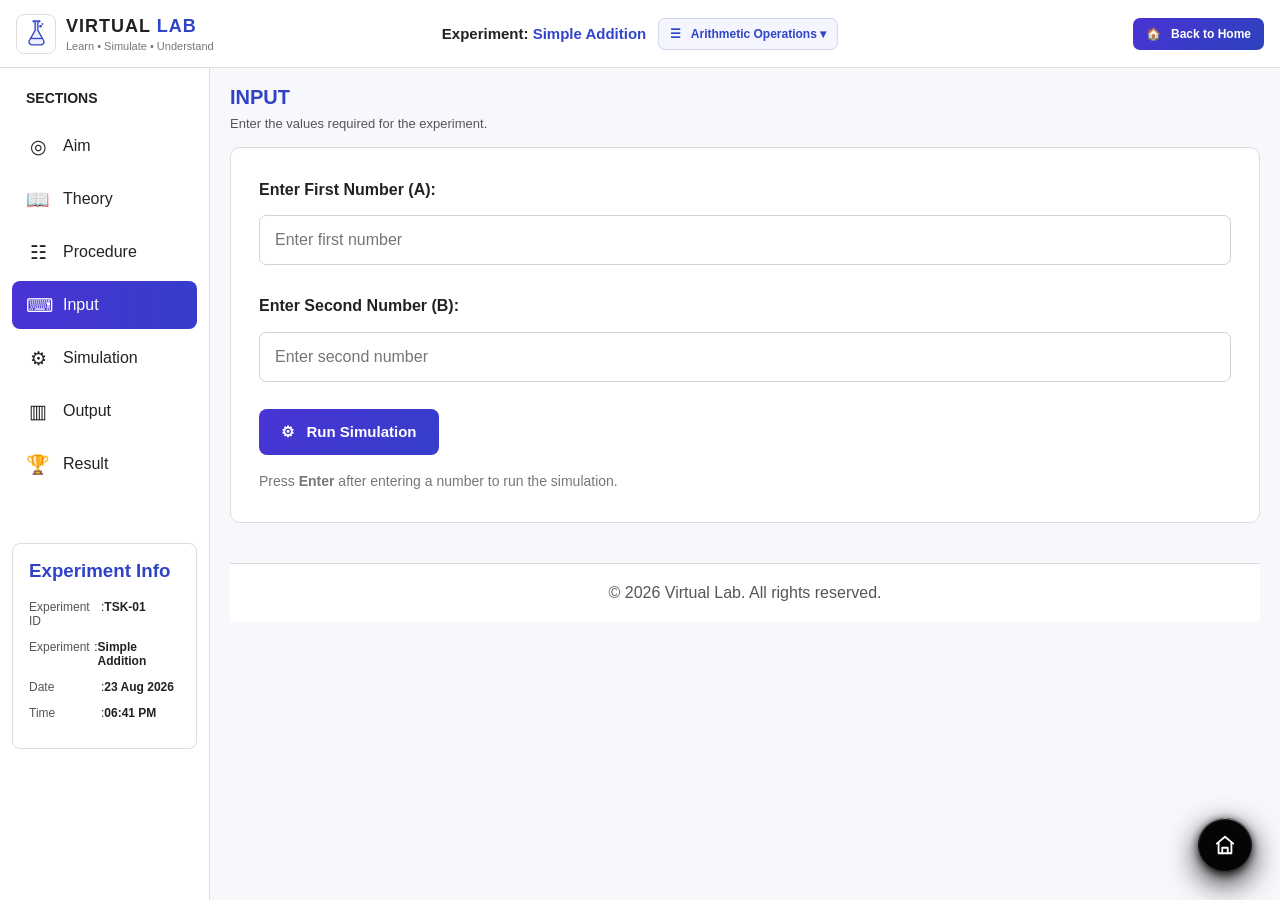
<file: task3.html>
<!DOCTYPE html>
<html lang="en">
<head>
<meta charset="UTF-8">
<meta name="viewport" content="width=device-width, initial-scale=1.0">
<title>Virtual Lab - Arithmetic Operations</title>
    <link rel="stylesheet" href="home.css">
<script src="home.js" defer></script>

<style>
*{
    margin:0;
    padding:0;
    box-sizing:border-box;
}

body{
    font-family:Arial,Helvetica,sans-serif;
    background:#f7f8fc;
    color:#222;
}

/* ================= HEADER ================= */

.header{
    height:68px;
    background:#fff;
    border-bottom:1px solid #ddd;
    display:flex;
    align-items:center;
    justify-content:space-between;
    padding:0 16px;
    position:fixed;
    top:0;
    left:0;
    right:0;
    z-index:1000;
}

.logo-area{
    display:flex;
    align-items:center;
    gap:10px;
}

.logo-icon{
    width:40px;
    height:40px;
    border:1px solid #ddd;
    border-radius:8px;
    display:flex;
    align-items:center;
    justify-content:center;
    background:white;
}

.logo-icon svg{
    width:29px;
    height:29px;
}

.logo-text h1{
    font-size:18px;
    letter-spacing:1px;
}

.logo-text h1 span{
    color:#3045c7;
}

.logo-text p{
    color:#777;
    font-size:11px;
    margin-top:3px;
}

/* ================= EXPERIMENT MENU ================= */

.experiment-area{
    position:absolute;
    left:50%;
    transform:translateX(-50%);
    display:flex;
    align-items:center;
    gap:12px;
}

.experiment-title{
    font-size:15px;
    font-weight:bold;
}

.experiment-title span{
    color:#3045c7;
}

.operation-container{
    position:relative;
}

.operation-button{
    background:#f4f5ff;
    color:#3045c7;
    border:1px solid #d1d5f0;
    border-radius:7px;
    padding:8px 11px;
    font-size:12px;
    font-weight:bold;
    cursor:pointer;
}

.operation-button:hover{
    background:#e9ebff;
}

.operation-menu{
    display:none;
    position:absolute;
    top:42px;
    left:0;
    width:210px;
    background:#fff;
    border:1px solid #ddd;
    border-radius:8px;
    box-shadow:0 8px 25px rgba(0,0,0,.12);
    overflow:hidden;
    z-index:2000;
}

.operation-menu.show{
    display:block;
}

.operation-item{
    padding:13px 16px;
    cursor:pointer;
    font-size:15px;
}

.operation-item:hover{
    background:#f0f2ff;
    color:#3045c7;
}

.operation-item.selected{
    background:#eeeeff;
    color:#3045c7;
    font-weight:bold;
}

.home-btn{
    background:linear-gradient(135deg,#4933d4,#2c42bd);
    color:white;
    border:none;
    border-radius:7px;
    padding:9px 13px;
    font-size:12px;
    font-weight:bold;
    cursor:pointer;
}

.home-btn:hover{
    background:linear-gradient(135deg,#3d2bbd,#2437a7);
}

/* ================= SIDEBAR ================= */

.sidebar{
    position:fixed;
    top:68px;
    left:0;
    bottom:0;
    width:210px;
    background:#fff;
    border-right:1px solid #ddd;
    padding:18px 12px;
    overflow-y:auto;
    z-index:900;
}

.sidebar-title{
    font-size:14px;
    font-weight:bold;
    margin:4px 14px 16px;
}

.nav-item{
    height:48px;
    display:flex;
    align-items:center;
    gap:13px;
    padding:0 14px;
    margin-bottom:5px;
    border-radius:8px;
    cursor:pointer;
}

.nav-item:hover{
    background:#f0f1ff;
    color:#3045c7;
}

.nav-item.active{
    background:linear-gradient(90deg,#4934d5,#363cc9);
    color:white;
}

.nav-icon{
    width:24px;
    text-align:center;
    font-size:19px;
}

.experiment-info{
    margin-top:55px;
    border:1px solid #ddd;
    border-radius:8px;
    padding:16px;
    background:#fff;
}

.experiment-info h3{
    color:#3043c6;
    margin-bottom:18px;
}

.info-row{
    display:flex;
    margin:12px 0;
    font-size:12px;
}

.info-label{
    width:72px;
    color:#555;
}

.info-value{
    font-weight:bold;
}

/* ================= MAIN ================= */

.main{
    margin-left:210px;
    padding-top:68px;
    min-height:100vh;
}

.content{
    padding:18px 20px;
    max-width:1180px;
    margin:auto;
}

.page{
    display:none;
}

.page.active{
    display:block;
}

.page-title{
    font-size:20px;
    color:#3043c6;
    margin-bottom:7px;
}

.page-description{
    color:#555;
    font-size:13px;
    margin-bottom:16px;
}

/* ================= CARD ================= */

.card{
    background:white;
    border:1px solid #ddd;
    border-radius:10px;
    margin-bottom:16px;
    overflow:hidden;
}

.card-header{
    padding:20px 22px;
    color:#3043c6;
    font-size:18px;
    font-weight:bold;
}

/* ================= INPUT SECTION ================= */

.input-card{
    background:#f7f8ff;
    border:1px solid #d8dcef;
    padding:24px;
}

.input-grid{
    display:grid;
    grid-template-columns:1fr 1fr;
    gap:24px;
}

.input-group{
    position:relative;
    z-index:20;
}

.input-group label{
    display:block;
    font-weight:bold;
    margin-bottom:12px;
}

.input-group input{
    display:block;
    width:100%;
    height:50px;
    padding:15px;
    border:1px solid #cfd2dd;
    border-radius:7px;
    font-size:16px;
    outline:none;
    background:#fff;
    pointer-events:auto;
    user-select:text;
    cursor:text;
    position:relative;
    z-index:50;
}

.input-group input:hover{
    border-color:#8990c9;
}

.input-group input:focus{
    border-color:#3748cf;
    box-shadow:0 0 0 3px rgba(55,72,207,.1);
}

/* ================= BUTTON ================= */

.btn{
    padding:14px 22px;
    border:1px solid #ddd;
    background:white;
    color:#222;
    border-radius:8px;
    cursor:pointer;
    font-size:15px;
    font-weight:bold;
}

.btn:hover{
    background:#f3f3ff;
    color:#3045c7;
}

.btn-primary{
    background:linear-gradient(135deg,#4934d5,#353ec9);
    color:white;
    border:none;
}

.btn-primary:hover,
.btn-primary:focus,
.btn-primary:active{
    background:linear-gradient(135deg,#3d2bbd,#2936ae);
    color:white;
    outline:none;
}

/* ================= SIMULATION ================= */

.simulation-box{
    margin:0 18px 18px;
    border:1px solid #c9dfc6;
    background:#f8fcf6;
    border-radius:9px;
    text-align:center;
    padding:26px 18px;
    min-height:175px;
    overflow:hidden;
}

.merge-area{
    height:90px;
    display:flex;
    justify-content:center;
    align-items:center;
    gap:22px;
    position:relative;
    flex-wrap:nowrap;
}

.merge-number{
    font-size:30px;
    font-weight:bold;
    color:#3045c7;
    min-width:40px;
    text-align:center;
    white-space:nowrap;
}

.merge-operator{
    font-size:30px;
    font-weight:bold;
    color:#333;
    min-width:30px;
    text-align:center;
}

.merge-area.running .left{
    animation:leftMove .7s ease-in-out forwards;
}

.merge-area.running .right{
    animation:rightMove .7s ease-in-out forwards;
}

@keyframes leftMove{
    0%{transform:translateX(0) scale(1);}
    40%{transform:translateX(14px) scale(1.12);}
    70%{transform:translateX(24px) scale(.97);}
    100%{transform:translateX(28px) scale(1);}
}

@keyframes rightMove{
    0%{transform:translateX(0) scale(1);}
    40%{transform:translateX(-14px) scale(1.12);}
    70%{transform:translateX(-24px) scale(.97);}
    100%{transform:translateX(-28px) scale(1);}
}

.merge-result{
    height:60px;
    display:flex;
    justify-content:center;
    align-items:center;
    opacity:0;
    transform:translateY(10px) scale(.9);
}

.merge-result.show{
    animation:resultShow .45s ease forwards;
}

@keyframes resultShow{
    0%{
        opacity:0;
        transform:translateY(12px) scale(.88);
    }

    60%{
        opacity:1;
        transform:translateY(-3px) scale(1.05);
    }

    100%{
        opacity:1;
        transform:translateY(0) scale(1);
    }
}

.result-label{
    font-size:20px;
    font-weight:bold;
}

.result-number{
    color:#22943d;
    font-size:35px;
    font-weight:bold;
    margin-left:10px;
}

/* ================= STEPS ================= */

.steps-container{
    padding:0 18px 18px;
}

.steps-table{
    width:100%;
    border-collapse:separate;
    border-spacing:0;
    border:1px solid #d5d5df;
    border-radius:8px;
    overflow:hidden;
    background:white;
    font-size:13px;
}

.steps-table th{
    background:#f0ecfb;
    color:#222;
    font-weight:bold;
    text-align:center;
    padding:11px 10px;
    border-right:1px solid #d5d5df;
    border-bottom:1px solid #d5d5df;
}

.steps-table th:last-child{
    border-right:none;
}

.steps-table td{
    padding:11px 10px;
    text-align:center;
    border-right:1px solid #d5d5df;
    border-bottom:1px solid #d5d5df;
    background:#fff;
}

.steps-table td:last-child{
    border-right:none;
}

.steps-table tr:last-child td{
    border-bottom:none;
}

.steps-table tbody tr{
    opacity:0;
    transform:translateY(8px);
}

.steps-table tbody tr.show{
    animation:stepAppear .4s ease forwards;
}

@keyframes stepAppear{
    from{
        opacity:0;
        transform:translateY(8px);
    }

    to{
        opacity:1;
        transform:translateY(0);
    }
}

/* ================= INFO ================= */

.info-box{
    background:white;
    border:1px solid #ddd;
    border-radius:10px;
    padding:28px;
    min-height:220px;
    line-height:1.7;
}

.info-box h2{
    color:#3043c6;
    margin-bottom:15px;
    font-size:20px;
}

.info-box h3{
    margin-top:20px;
}

.info-box ol{
    padding-left:25px;
}

.formula{
    background:#f0f2ff;
    border-left:4px solid #3c45c9;
    padding:15px;
    margin-top:15px;
    font-weight:bold;
}

/* ================= SUCCESS ================= */

.success{
    float:right;
    background:#f1faef;
    color:#248239;
    border:1px solid #cce6c8;
    border-radius:8px;
    padding:12px 18px;
    font-weight:bold;
    display:none;
}

.success.show{
    display:block;
}

/* ================= ACTIONS ================= */

.action-bar{
    display:flex;
    justify-content:space-between;
    align-items:center;
    margin-top:25px;
}

.action-right{
    display:flex;
    gap:12px;
}

/* ================= FINAL RESULT ================= */

.final-result{
    background:white;
    border:1px solid #ddd;
    border-radius:10px;
    text-align:center;
    padding:42px 30px;
    min-height:260px;
}

.final-result h2{
    color:#3043c6;
}

.big-result{
    font-size:58px;
    color:#24953e;
    font-weight:bold;
    margin:25px;
}

/* ================= FOOTER ================= */

.footer{
    text-align:center;
    border-top:1px solid #ddd;
    background:white;
    padding:20px;
    color:#555;
    margin-top:40px;
}

/* ================= TOAST ================= */

.toast{
    position:fixed;
    right:25px;
    bottom:25px;
    background:#333;
    color:white;
    padding:15px 22px;
    border-radius:8px;
    opacity:0;
    transform:translateY(20px);
    pointer-events:none;
    transition:.3s;
    z-index:3000;
}

.toast.show{
    opacity:1;
    transform:translateY(0);
}

/* ================= TABLET ================= */

@media(max-width:900px){

    .header{
        min-height:64px;
        height:auto;
        padding:8px 12px;
    }

    .logo-area{
        gap:8px;
    }

    .logo-icon{
        width:42px;
        height:42px;
    }

    .logo-icon svg{
        width:30px;
        height:30px;
    }

    .logo-text h1{
        font-size:18px;
    }

    .logo-text p{
        display:none;
    }

    .experiment-area{
        position:static;
        transform:none;
        margin-left:auto;
        gap:8px;
    }

    .experiment-title{
        font-size:14px;
    }

    .home-btn{
        padding:9px 11px;
        font-size:12px;
    }

    .sidebar{
        top:64px;
        width:170px;
        padding:16px 9px;
    }

    .main{
        margin-left:170px;
        padding-top:64px;
    }

    .content{
        padding:16px;
    }

    .input-grid{
        grid-template-columns:1fr;
        gap:18px;
    }

    .info-box{
        padding:24px;
        min-height:210px;
    }

    .card-header{
        padding:18px;
    }

    .input-card{
        padding:22px;
    }

    .simulation-box{
        padding:24px 16px;
    }

    .experiment-info{
        margin-top:40px;
    }

    .steps-container{
        overflow-x:auto;
        padding:0 14px 16px;
    }

    .steps-table{
        min-width:650px;
        font-size:12px;
    }

    .steps-table th,
    .steps-table td{
        padding:9px 7px;
    }
}

/* ================= MOBILE ================= */

@media(max-width:650px){

    body{
        font-size:14px;
        overflow-x:hidden;
    }

    .header{
        min-height:58px;
        height:58px;
        padding:7px 8px;
    }

    .logo-icon{
        width:36px;
        height:36px;
    }

    .logo-icon svg{
        width:25px;
        height:25px;
    }

    .logo-text{
        display:none;
    }

    .experiment-title{
        display:none;
    }

    .operation-button{
        padding:7px 8px;
        font-size:10px;
    }

    .home-btn{
        padding:7px 8px;
        font-size:10px;
    }

    .operation-menu{
        right:0;
        left:auto;
        width:190px;
        top:42px;
    }

    .sidebar{
        top:58px;
        width:54px;
        padding:10px 5px;
    }

    .sidebar-title,
    .nav-item span,
    .experiment-info{
        display:none;
    }

    .nav-item{
        width:44px;
        height:44px;
        padding:0;
        margin-bottom:6px;
        justify-content:center;
        gap:0;
    }

    .nav-icon{
        width:auto;
        font-size:19px;
    }

    .main{
        margin-left:54px;
        padding-top:58px;
        width:calc(100% - 54px);
    }

    .content{
        padding:12px 9px;
        width:100%;
    }

    .page-title{
        font-size:18px;
        margin-bottom:5px;
    }

    .page-description{
        font-size:12px;
        line-height:1.5;
        margin-bottom:12px;
    }

    .info-box{
        padding:18px;
        min-height:200px;
    }

    .info-box h2{
        font-size:18px;
        margin-bottom:10px;
    }

    .info-box h3{
        font-size:15px;
        margin-top:15px;
    }

    .formula{
        padding:11px;
        margin-top:10px;
        font-size:13px;
        overflow-wrap:anywhere;
    }

    .card{
        margin-bottom:14px;
        border-radius:8px;
    }

    .card-header{
        padding:15px 16px;
        font-size:16px;
    }

    .input-card{
        padding:17px;
    }

    .input-group label{
        font-size:13px;
        margin-bottom:8px;
    }

    .input-group input{
        height:46px;
        padding:11px 12px;
        font-size:16px;
    }

    .btn{
        width:100%;
        padding:11px 14px;
        font-size:13px;
    }

    .simulation-box{
        margin:0 9px 9px;
        padding:20px 8px;
        min-height:155px;
    }

    .merge-area{
        height:68px;
        gap:7px;
    }

    .merge-number{
        font-size:22px;
        min-width:30px;
    }

    .merge-operator{
        font-size:22px;
        min-width:22px;
    }

    .result-label{
        font-size:16px;
    }

    .result-number{
        font-size:28px;
        margin-left:6px;
        overflow-wrap:anywhere;
    }

    .action-bar{
        flex-direction:column;
        align-items:stretch;
        gap:9px;
        margin-top:16px;
    }

    .action-right{
        width:100%;
        flex-direction:column;
        gap:9px;
    }

    .success{
        float:none;
        width:100%;
        text-align:center;
        padding:10px;
        font-size:12px;
        margin-bottom:12px;
    }

    .steps-container{
        padding:0 9px 12px;
        overflow-x:auto;
        -webkit-overflow-scrolling:touch;
    }

    .steps-table{
        min-width:590px;
        font-size:11px;
    }

    .steps-table th,
    .steps-table td{
        padding:8px 6px;
    }

    .final-result{
        padding:28px 16px;
        min-height:230px;
    }

    .final-result h2{
        font-size:18px;
    }

    .big-result{
        font-size:44px;
        margin:16px;
        overflow-wrap:anywhere;
    }

    .footer{
        padding:15px 8px;
        margin-top:25px;
        font-size:12px;
    }

    .toast{
        left:10px;
        right:10px;
        bottom:12px;
        text-align:center;
        padding:12px 14px;
        font-size:13px;
    }

    @keyframes leftMove{
        0%{transform:translateX(0) scale(1);}
        40%{transform:translateX(7px) scale(1.06);}
        70%{transform:translateX(12px) scale(.98);}
        100%{transform:translateX(14px) scale(1);}
    }

    @keyframes rightMove{
        0%{transform:translateX(0) scale(1);}
        40%{transform:translateX(-7px) scale(1.06);}
        70%{transform:translateX(-12px) scale(.98);}
        100%{transform:translateX(-14px) scale(1);}
    }
}

/* ================= VERY SMALL PHONES ================= */

@media(max-width:380px){

    .operation-button{
        max-width:132px;
        overflow:hidden;
        white-space:nowrap;
        text-overflow:ellipsis;
    }

    .home-btn{
        max-width:88px;
        overflow:hidden;
        white-space:nowrap;
        text-overflow:ellipsis;
    }

    .content{
        padding:10px 7px;
    }

    .info-box{
        padding:15px;
        min-height:190px;
    }

    .card-header{
        padding:13px;
    }

    .input-card{
        padding:14px;
    }

    .simulation-box{
        padding:17px 6px;
    }

    .merge-area{
        gap:5px;
    }

    .merge-number,
    .merge-operator{
        font-size:20px;
    }

    .result-number{
        font-size:25px;
    }
}

/* ================= PRINT ================= */

@media print{

    .header,
    .sidebar,
    .action-bar,
    .success,
    .footer{
        display:none !important;
    }

    .main{
        margin:0;
        padding:0;
        width:100%;
    }

    .content{
        max-width:none;
        padding:0;
    }
}
</style>
</head>

<body>

<!-- =====================================================
HEADER
===================================================== -->

<header class="header">

    <div class="logo-area">

        <div class="logo-icon">

            <svg viewBox="0 0 64 64">

                <path d="M25 5h14"
                    stroke="#3045c7"
                    stroke-width="4"
                    stroke-linecap="round"/>

                <path
                    d="M29 6v19L16 48c-2 4 1 9 6 9h20c5 0 8-5 6-9L35 25V6"
                    fill="#eef1ff"
                    stroke="#3045c7"
                    stroke-width="3"
                    stroke-linejoin="round"/>

                <path d="M20 43h24"
                    stroke="#3045c7"
                    stroke-width="3"/>

                <circle cx="41" cy="16" r="3" fill="#3045c7"/>
                <circle cx="45" cy="11" r="2" fill="#3045c7"/>

            </svg>

        </div>

        <div class="logo-text">

            <h1>
                VIRTUAL <span>LAB</span>
            </h1>

            <p>
                Learn • Simulate • Understand
            </p>

        </div>

    </div>

    <div class="experiment-area">

        <div class="experiment-title">

            Experiment:
            <span id="experimentName">
                Simple Addition
            </span>

        </div>

        <div class="operation-container">

            <button
                type="button"
                class="operation-button"
                onclick="toggleOperationMenu()"
            >
                ☰ &nbsp; Arithmetic Operations ▾
            </button>

            <div
                class="operation-menu"
                id="operationMenu"
            >

                <div
                    class="operation-item selected"
                    data-operation="addition"
                    onclick="selectOperation('addition')"
                >
                    ➕ Addition
                </div>

                <div
                    class="operation-item"
                    data-operation="subtraction"
                    onclick="selectOperation('subtraction')"
                >
                    ➖ Subtraction
                </div>

                <div
                    class="operation-item"
                    data-operation="multiplication"
                    onclick="selectOperation('multiplication')"
                >
                    ✖ Multiplication
                </div>

                <div
                    class="operation-item"
                    data-operation="division"
                    onclick="selectOperation('division')"
                >
                    ➗ Division
                </div>

            </div>

        </div>

    </div>

    <button
        type="button"
        class="home-btn"
        onclick="goHome()"
    >
        🏠 &nbsp; Back to Home
    </button>

</header>


<!-- =====================================================
SIDEBAR
===================================================== -->

<aside class="sidebar">

    <div class="sidebar-title">
        SECTIONS
    </div>

    <div class="nav-item" data-page="aim">
        <div class="nav-icon">◎</div>
        <span>Aim</span>
    </div>

    <div class="nav-item" data-page="theory">
        <div class="nav-icon">📖</div>
        <span>Theory</span>
    </div>

    <div class="nav-item" data-page="procedure">
        <div class="nav-icon">☷</div>
        <span>Procedure</span>
    </div>

    <div class="nav-item active" data-page="input">
        <div class="nav-icon">⌨</div>
        <span>Input</span>
    </div>

    <div class="nav-item" data-page="simulation">
        <div class="nav-icon">⚙</div>
        <span>Simulation</span>
    </div>

    <div class="nav-item" data-page="output">
        <div class="nav-icon">▥</div>
        <span>Output</span>
    </div>

    <div class="nav-item" data-page="result">
        <div class="nav-icon">🏆</div>
        <span>Result</span>
    </div>

    <div class="experiment-info">

        <h3>Experiment Info</h3>

        <div class="info-row">
            <div class="info-label">Experiment ID</div>
            <div>:</div>
            <div class="info-value">TSK-01</div>
        </div>

        <div class="info-row">
            <div class="info-label">Experiment</div>
            <div>:</div>
            <div class="info-value" id="infoExperiment">
                Simple Addition
            </div>
        </div>

        <div class="info-row">
            <div class="info-label">Date</div>
            <div>:</div>
            <div class="info-value">
                23 Aug 2026
            </div>
        </div>

        <div class="info-row">
            <div class="info-label">Time</div>
            <div>:</div>
            <div class="info-value" id="currentTime">
                --
            </div>
        </div>

    </div>

</aside>


<!-- =====================================================
MAIN
===================================================== -->

<main class="main">

<div class="content">

<!-- ================= AIM ================= -->

<section class="page" id="aim">

    <h1 class="page-title">AIM</h1>

    <p class="page-description">
        Objective of the experiment.
    </p>

    <div class="info-box">

        <h2>Aim</h2>

        <p>
            To perform a simple arithmetic operation
            on two given numbers and display the
            calculated result.
        </p>

        <div class="formula" id="aimFormula">
            Result = A + B
        </div>

    </div>

</section>


<!-- ================= THEORY ================= -->

<section class="page" id="theory">

    <h1 class="page-title">THEORY</h1>

    <p class="page-description">
        Basic theory behind the selected arithmetic operation.
    </p>

    <div class="info-box">

        <h2 id="theoryTitle">
            Simple Addition
        </h2>

        <p id="theoryText">
            Addition is an arithmetic operation used
            to find the sum of two numbers.
        </p>

        <h3>Formula</h3>

        <div class="formula" id="theoryFormula">
            Result = A + B
        </div>

        <h3>Example</h3>

        <div class="formula" id="theoryExample">
            A + B = 10 + 5 = 15
        </div>

    </div>

</section>


<!-- ================= PROCEDURE ================= -->

<section class="page" id="procedure">

    <h1 class="page-title">PROCEDURE</h1>

    <p class="page-description">
        Steps to perform the experiment.
    </p>

    <div class="info-box">

        <h2>Procedure</h2>

        <ol>

            <li>Select an arithmetic operation.</li>
            <li>Enter the first number A.</li>
            <li>Enter the second number B.</li>
            <li>Click Run Simulation or press Enter.</li>
            <li>The numbers move towards the operator.</li>
            <li>The operation is performed.</li>
            <li>The step-by-step execution is displayed.</li>
            <li>The final result is displayed.</li>

        </ol>

    </div>

</section>


<!-- ================= INPUT ================= -->

<section class="page active" id="input">

    <h1 class="page-title">INPUT</h1>

    <p class="page-description">
        Enter the values required for the experiment.
    </p>

    <div class="info-box">

        <div class="input-group">

            <label for="inputA">
                Enter First Number (A):
            </label>

            <input
                type="number"
                id="inputA"
                name="inputA"
                placeholder="Enter first number"
                autocomplete="off"
                tabindex="1"
            >

        </div>

        <br>

        <div class="input-group">

            <label for="inputB">
                Enter Second Number (B):
            </label>

            <input
                type="number"
                id="inputB"
                name="inputB"
                placeholder="Enter second number"
                autocomplete="off"
                tabindex="2"
            >

        </div>

        <br>

        <button
            type="button"
            class="btn btn-primary"
            id="runButton"
        >
            ⚙ &nbsp; Run Simulation
        </button>

        <p style="margin-top:15px;color:#777;font-size:14px;">
            Press <b>Enter</b> after entering a number
            to run the simulation.
        </p>

    </div>

</section>


<!-- ================= SIMULATION ================= -->

<section class="page" id="simulation">

    <h1 class="page-title">SIMULATION</h1>

    <p class="page-description">
        Perform the selected arithmetic operation.
    </p>

    <div class="card">

        <div class="card-header" id="simulationTitle">
            Simple Addition Simulation
        </div>

        <div class="simulation-box">

            <div class="merge-area" id="simulationMergeArea">

                <span
                    class="merge-number left"
                    id="simA"
                ></span>

                <span
                    class="merge-operator"
                    id="simOperator"
                >
                    +
                </span>

                <span
                    class="merge-number right"
                    id="simB"
                ></span>

            </div>

            <div
                class="merge-result"
                id="simulationMergeResult"
            >

                <span class="result-label">
                    Result =
                </span>

                <span
                    class="result-number"
                    id="simulationResult"
                ></span>

            </div>

        </div>

    </div>

</section>


<!-- ================= OUTPUT ================= -->

<section class="page" id="output">

    <div class="success" id="successMessage">
        ✔ &nbsp; Simulation Completed Successfully
    </div>

    <h1 class="page-title">OUTPUT</h1>

    <p class="page-description">
        Below is the output of your experiment.
    </p>


    <!-- INPUT GIVEN -->

    <div class="card">

        <div class="card-header">
            Input Given
        </div>

        <div class="input-card">

            <div class="input-grid">

                <div class="input-group">

                    <label for="outputA">
                        Enter First Number (A):
                    </label>

                    <input
                        type="number"
                        id="outputA"
                        placeholder="Enter first number"
                        autocomplete="off"
                    >

                </div>

                <div class="input-group">

                    <label for="outputB">
                        Enter Second Number (B):
                    </label>

                    <input
                        type="number"
                        id="outputB"
                        placeholder="Enter second number"
                        autocomplete="off"
                    >

                </div>

            </div>

        </div>

    </div>


    <!-- SIMULATION OUTPUT -->

    <div class="card">

        <div class="card-header">
            Simulation Output
        </div>

        <div class="simulation-box">

            <div class="merge-area" id="outputMergeArea">

                <span
                    class="merge-number left"
                    id="outputAAnimation"
                ></span>

                <span
                    class="merge-operator"
                    id="outputOperator"
                >
                    +
                </span>

                <span
                    class="merge-number right"
                    id="outputBAnimation"
                ></span>

            </div>

            <div
                class="merge-result"
                id="outputMergeResult"
            >

                <span class="result-label">
                    Result =
                </span>

                <span
                    class="result-number"
                    id="outputResult"
                ></span>

            </div>

        </div>

    </div>


    <!-- STEP BY STEP -->

    <div class="card">

        <div class="card-header">
            Step by Step Execution
        </div>

        <div
            class="steps-container"
            id="stepsContainer"
        >

            <div style="text-align:center;color:#777;padding:25px;">
                Run the simulation to see the
                step-by-step execution.
            </div>

        </div>

    </div>


    <!-- ACTIONS -->

    <div class="action-bar">

        <button
            type="button"
            class="btn"
            onclick="downloadOutput()"
        >
            ⬇ &nbsp; Download Output
        </button>

        <div class="action-right">

            <button
                type="button"
                class="btn"
                onclick="runAgain()"
            >
                ↻ &nbsp; Run Again
            </button>

            <button
                type="button"
                class="btn btn-primary"
                onclick="printOutput()"
            >
                🖨 &nbsp; Print Output
            </button>

        </div>

    </div>

</section>


<!-- ================= RESULT ================= -->

<section class="page" id="result">

    <h1 class="page-title">RESULT</h1>

    <p class="page-description">
        Final result of the experiment.
    </p>

    <div class="final-result">

        <h2>
            Experiment Completed Successfully
        </h2>

        <p style="margin-top:15px;">
            The result is:
        </p>

        <div
            class="big-result"
            id="finalResult"
        ></div>

        <p id="finalExpression"></p>

    </div>

</section>


<footer class="footer">
    © 2026 Virtual Lab. All rights reserved.
</footer>

</div>
</main>


<div class="toast" id="toast"></div>


<script>

/* =====================================================
   VARIABLES
===================================================== */

let numberA = "";
let numberB = "";
let result = "";

let currentOperation = "addition";


/* =====================================================
   OPERATION DATA
===================================================== */

const operations = {

    addition:{
        name:"Simple Addition",
        symbol:"+",
        description:
            "Addition is an arithmetic operation used to find the sum of two numbers.",
        formula:"Result = A + B",
        example:"A + B = 10 + 5 = 15"
    },

    subtraction:{
        name:"Simple Subtraction",
        symbol:"−",
        description:
            "Subtraction is an arithmetic operation used to find the difference between two numbers.",
        formula:"Result = A − B",
        example:"A − B = 10 − 5 = 5"
    },

    multiplication:{
        name:"Simple Multiplication",
        symbol:"×",
        description:
            "Multiplication is an arithmetic operation used to calculate the product of two numbers.",
        formula:"Result = A × B",
        example:"A × B = 10 × 5 = 50"
    },

    division:{
        name:"Simple Division",
        symbol:"÷",
        description:
            "Division is an arithmetic operation used to divide one number by another.",
        formula:"Result = A ÷ B",
        example:"A ÷ B = 10 ÷ 5 = 2"
    }

};


/* =====================================================
   GET ELEMENTS
===================================================== */

const inputA = document.getElementById("inputA");
const inputB = document.getElementById("inputB");
const outputA = document.getElementById("outputA");
const outputB = document.getElementById("outputB");
const runButton = document.getElementById("runButton");


/* =====================================================
   OPERATION MENU
===================================================== */

function toggleOperationMenu(){

    document
        .getElementById("operationMenu")
        .classList.toggle("show");

}

document.addEventListener("click", function(event){

    const menuContainer =
        document.querySelector(".operation-container");

    if(!menuContainer.contains(event.target)){

        document
            .getElementById("operationMenu")
            .classList.remove("show");

    }

});


/* =====================================================
   SELECT OPERATION - FIXED
===================================================== */

function selectOperation(operation){

    const data = operations[operation];

    /*
       Change current operation FIRST.
       This is important because calculate()
       uses currentOperation.
    */

    currentOperation = operation;


    /* ==============================
       UPDATE ALL TEXT LABELS
    ============================== */

    document.getElementById("experimentName").innerText =
        data.name;

    document.getElementById("infoExperiment").innerText =
        data.name;

    document.getElementById("aimFormula").innerText =
        data.formula;

    document.getElementById("theoryTitle").innerText =
        data.name;

    document.getElementById("theoryText").innerText =
        data.description;

    document.getElementById("theoryFormula").innerText =
        data.formula;

    document.getElementById("theoryExample").innerText =
        data.example;

    document.getElementById("simulationTitle").innerText =
        data.name + " Simulation";


    /* ==============================
       UPDATE OPERATOR SYMBOLS
    ============================== */

    document.getElementById("simOperator").innerText =
        data.symbol;

    document.getElementById("outputOperator").innerText =
        data.symbol;


    /* ==============================
       HIGHLIGHT SELECTED OPERATION
    ============================== */

    document
        .querySelectorAll(".operation-item")
        .forEach(function(item){

            item.classList.remove("selected");

            if(item.dataset.operation === operation){
                item.classList.add("selected");
            }

        });


    /* Close menu */

    document
        .getElementById("operationMenu")
        .classList.remove("show");


    /* =================================================
       IMPORTANT FIX
       Recalculate whenever numbers already exist,
       no matter which section is currently open.
    ================================================= */

    const valueA = inputA.value.trim();
    const valueB = inputB.value.trim();


    if(valueA === "" || valueB === ""){

        /*
           No numbers yet.
           Only update the operator/theory/formula.
        */

        return;
    }


    const newA = Number(valueA);
    const newB = Number(valueB);


    /* Validate numbers */

    if(!Number.isFinite(newA) || !Number.isFinite(newB)){
        return;
    }


    /* Division by zero */

    if(
        operation === "division" &&
        newB === 0
    ){

        showToast("Cannot divide by zero.");

        result = "";

        document.getElementById("simulationResult").innerText = "";
        document.getElementById("outputResult").innerText = "";
        document.getElementById("finalResult").innerText = "";
        document.getElementById("finalExpression").innerText = "";

        document
            .getElementById("outputMergeResult")
            .classList.remove("show");

        document
            .getElementById("simulationMergeResult")
            .classList.remove("show");

        return;
    }


    /* Store current numbers */

    numberA = newA;
    numberB = newB;


    /* Calculate NEW result */

    result = calculate(numberA, numberB);


    /* ==============================
       UPDATE ALL RESULT AREAS
    ============================== */

    updateOutput();

    updateSimulation();

    updateFinalResult();


    /* ==============================
       UPDATE OUTPUT RESULT
    ============================== */

    document.getElementById("outputResult").innerText =
        formatResult(result);


    /* ==============================
       UPDATE SIMULATION RESULT
    ============================== */

    document.getElementById("simulationResult").innerText =
        formatResult(result);


    /* ==============================
       UPDATE RESULT VISIBILITY
    ============================== */

    const outputResultBox =
        document.getElementById("outputMergeResult");

    const simulationResultBox =
        document.getElementById("simulationMergeResult");


    /*
       If a result was already displayed,
       keep it visible after changing operation.
    */

    if(
        document
            .getElementById("outputMergeArea")
            .classList.contains("running")
    ){

        outputResultBox.classList.add("show");

    }


    /*
       Rebuild step-by-step table if it already exists.
    */

    const stepsContainer =
        document.getElementById("stepsContainer");


    if(
        stepsContainer &&
        stepsContainer.querySelector(".steps-table")
    ){

        createStepByStep();

    }

}


/* =====================================================
   CALCULATE
===================================================== */

function calculate(a,b){

    if(currentOperation === "addition")
        return a + b;

    if(currentOperation === "subtraction")
        return a - b;

    if(currentOperation === "multiplication")
        return a * b;

    if(currentOperation === "division"){

        if(b === 0)
            return null;

        return a / b;
    }

}


/* =====================================================
   RUN SIMULATION BUTTON
===================================================== */

runButton.addEventListener(
    "click",
    runSimulation
);


/* =====================================================
   ENTER KEY - INPUT SECTION
===================================================== */

inputA.addEventListener(
    "keydown",
    function(event){

        if(event.key === "Enter"){

            event.preventDefault();

            runSimulation();

        }

    }
);

inputB.addEventListener(
    "keydown",
    function(event){

        if(event.key === "Enter"){

            event.preventDefault();

            runSimulation();

        }

    }
);


/* =====================================================
   ENTER KEY - OUTPUT SECTION
===================================================== */

outputA.addEventListener(
    "keydown",
    function(event){

        if(event.key === "Enter"){

            event.preventDefault();

            runSimulationFromOutput();

        }

    }
);

outputB.addEventListener(
    "keydown",
    function(event){

        if(event.key === "Enter"){

            event.preventDefault();

            runSimulationFromOutput();

        }

    }
);


/* =====================================================
   RUN SIMULATION FROM OUTPUT INPUTS
===================================================== */

function runSimulationFromOutput(){

    inputA.value = outputA.value;
    inputB.value = outputB.value;

    runSimulation();

}


/* =====================================================
   RUN SIMULATION
===================================================== */

function runSimulation(){

    const valueA =
        inputA.value.trim();

    const valueB =
        inputB.value.trim();


    if(valueA === "" || valueB === ""){

        showToast(
            "Please enter both numbers."
        );

        return;
    }


    numberA = Number(valueA);
    numberB = Number(valueB);


    if(
        !Number.isFinite(numberA) ||
        !Number.isFinite(numberB)
    ){

        showToast(
            "Please enter valid numbers."
        );

        return;
    }


    if(
        currentOperation === "division" &&
        numberB === 0
    ){

        showToast(
            "Cannot divide by zero."
        );

        return;
    }


    result =
        calculate(
            numberA,
            numberB
        );


    updateOutput();

    updateSimulation();

    updateFinalResult();


    openPage("output");

    startMergeAnimation();

}


/* =====================================================
   UPDATE OUTPUT
===================================================== */

function updateOutput(){

    outputA.value = numberA;

    outputB.value = numberB;


    document.getElementById(
        "outputAAnimation"
    ).innerText = numberA;


    document.getElementById(
        "outputBAnimation"
    ).innerText = numberB;


    document.getElementById(
        "outputOperator"
    ).innerText =
        operations[currentOperation].symbol;

}


/* =====================================================
   UPDATE SIMULATION
===================================================== */

function updateSimulation(){

    const data =
        operations[currentOperation];


    document.getElementById(
        "simA"
    ).innerText = numberA;


    document.getElementById(
        "simB"
    ).innerText = numberB;


    document.getElementById(
        "simOperator"
    ).innerText =
        data.symbol;


    document.getElementById(
        "simulationResult"
    ).innerText =
        formatResult(result);

}


/* =====================================================
   UPDATE FINAL RESULT
===================================================== */

function updateFinalResult(){

    const data =
        operations[currentOperation];


    document.getElementById(
        "finalResult"
    ).innerText =
        formatResult(result);


    document.getElementById(
        "finalExpression"
    ).innerText =

        numberA +
        " " +
        data.symbol +
        " " +
        numberB +
        " = " +
        formatResult(result);

}


/* =====================================================
   ANIMATION
===================================================== */

function startMergeAnimation(){

    const area =
        document.getElementById(
            "outputMergeArea"
        );

    const resultBox =
        document.getElementById(
            "outputMergeResult"
        );

    const resultText =
        document.getElementById(
            "outputResult"
        );


    area.classList.remove("running");

    resultBox.classList.remove("show");

    resultText.innerText = "";


    void area.offsetWidth;


    area.classList.add("running");


    setTimeout(function(){

        resultText.innerText =
            formatResult(result);

        resultBox.classList.add("show");

    },750);


    setTimeout(
        createStepByStep,
        850
    );


    setTimeout(function(){

        document
            .getElementById(
                "successMessage"
            )
            .classList.add("show");

    },1200);

}


/* =====================================================
   STEP BY STEP
===================================================== */

function createStepByStep(){

    const data =
        operations[currentOperation];

    const container =
        document.getElementById(
            "stepsContainer"
        );


    const rows = [

        {
            operation:"Read first number (A)",
            expression:`A = ${numberA}`,
            result:`${numberA}`
        },

        {
            operation:"Read second number (B)",
            expression:`B = ${numberB}`,
            result:`${numberB}`
        },

        {
            operation:
                `Perform ${data.name.replace("Simple ","")}`,

            expression:
                `A ${data.symbol} B = ${numberA} ${data.symbol} ${numberB}`,

            result:
                `${formatResult(result)}`
        },

        {
            operation:"Display Result",

            expression:
                `Result = A ${data.symbol} B`,

            result:
                `${formatResult(result)}`
        }

    ];


    container.innerHTML = `

        <table class="steps-table">

            <thead>

                <tr>

                    <th style="width:10%;">
                        Step
                    </th>

                    <th style="width:30%;">
                        Operation
                    </th>

                    <th style="width:35%;">
                        Expression
                    </th>

                    <th style="width:25%;">
                        Result
                    </th>

                </tr>

            </thead>

            <tbody id="stepsTableBody"></tbody>

        </table>

    `;


    const tbody =
        document.getElementById(
            "stepsTableBody"
        );


    rows.forEach(
        function(row,index){

            const tr =
                document.createElement(
                    "tr"
                );


            tr.innerHTML = `

                <td>
                    ${index + 1}
                </td>

                <td>
                    ${row.operation}
                </td>

                <td>
                    ${row.expression}
                </td>

                <td>
                    ${row.result}
                </td>

            `;


            tbody.appendChild(tr);


            setTimeout(
                function(){

                    tr.classList.add("show");

                },
                index * 250
            );

        }
    );

}


/* =====================================================
   FORMAT RESULT
===================================================== */

function formatResult(value){

    if(
        typeof value === "number" &&
        !Number.isInteger(value)
    ){

        return Number(
            value.toFixed(6)
        );

    }

    return value;

}


/* =====================================================
   NAVIGATION
===================================================== */

document
    .querySelectorAll(".nav-item")
    .forEach(function(item){

        item.addEventListener(
            "click",
            function(){

                openPage(
                    this.dataset.page
                );

            }
        );

    });


function openPage(page){

    document
        .querySelectorAll(".nav-item")
        .forEach(function(item){

            item.classList.remove(
                "active"
            );


            if(
                item.dataset.page === page
            ){

                item.classList.add(
                    "active"
                );

            }

        });


    document
        .querySelectorAll(".page")
        .forEach(function(section){

            section.classList.remove(
                "active"
            );

        });


    document
        .getElementById(page)
        .classList.add("active");

}


/* =====================================================
   RUN AGAIN
===================================================== */

function runAgain(){

    inputA.value = "";
    inputB.value = "";

    clearResults();

    openPage("input");


    setTimeout(
        function(){

            inputA.focus();

        },
        50
    );

}


/* =====================================================
   CLEAR RESULTS
===================================================== */

function clearResults(){

    numberA = "";
    numberB = "";
    result = "";


    inputA.value = "";
    inputB.value = "";

    outputA.value = "";
    outputB.value = "";


    document.getElementById(
        "outputAAnimation"
    ).innerText = "";

    document.getElementById(
        "outputBAnimation"
    ).innerText = "";

    document.getElementById(
        "outputResult"
    ).innerText = "";

    document.getElementById(
        "simulationResult"
    ).innerText = "";

    document.getElementById(
        "finalResult"
    ).innerText = "";

    document.getElementById(
        "finalExpression"
    ).innerText = "";


    document
        .getElementById(
            "outputMergeArea"
        )
        .classList.remove("running");


    document
        .getElementById(
            "outputMergeResult"
        )
        .classList.remove("show");


    document
        .getElementById(
            "simulationMergeResult"
        )
        .classList.remove("show");


    document
        .getElementById(
            "successMessage"
        )
        .classList.remove("show");


    document.getElementById(
        "stepsContainer"
    ).innerHTML = `

        <div style="
            text-align:center;
            color:#777;
            padding:25px;
        ">

            Run the simulation to see the
            step-by-step execution.

        </div>

    `;

}


/* =====================================================
   DOWNLOAD
===================================================== */

function downloadOutput(){

    if(numberA === ""){

        showToast(
            "Run the simulation first."
        );

        return;
    }


    const data =
        operations[currentOperation];


    const text = `

VIRTUAL LAB
==============================

Experiment: ${data.name}

A = ${numberA}
B = ${numberB}

Expression:
${numberA} ${data.symbol} ${numberB}

Result = ${formatResult(result)}

STEP-BY-STEP EXECUTION

1. Read first number (A)
   A = ${numberA}
   Result = ${numberA}

2. Read second number (B)
   B = ${numberB}
   Result = ${numberB}

3. Perform ${data.name.replace("Simple ","")}
   A ${data.symbol} B = ${numberA} ${data.symbol} ${numberB}
   Result = ${formatResult(result)}

4. Display Result
   Result = A ${data.symbol} B
   Result = ${formatResult(result)}

Experiment completed successfully.
`;


    const blob =
        new Blob(
            [text],
            {
                type:"text/plain"
            }
        );


    const url =
        URL.createObjectURL(blob);


    const link =
        document.createElement("a");


    link.href = url;

    link.download =
        "Virtual_Lab_Output.txt";


    document.body.appendChild(link);

    link.click();

    document.body.removeChild(link);

    URL.revokeObjectURL(url);

}


/* =====================================================
   PRINT
===================================================== */

function printOutput(){

    if(numberA === ""){

        showToast(
            "Run the simulation first."
        );

        return;
    }


    window.print();

}


/* =====================================================
   HOME
===================================================== */

function goHome(){

    showToast(
        "Back to Home clicked."
    );

}


/* =====================================================
   TOAST
===================================================== */

function showToast(message){

    const toast =
        document.getElementById(
            "toast"
        );


    toast.innerText = message;

    toast.classList.add("show");


    setTimeout(
        function(){

            toast.classList.remove(
                "show"
            );

        },
        2000
    );

}


/* =====================================================
   CLOCK
===================================================== */

function updateTime(){

    const now =
        new Date();


    document.getElementById(
        "currentTime"
    ).innerText =

        now.toLocaleTimeString(
            [],
            {
                hour:"2-digit",
                minute:"2-digit"
            }
        );

}


updateTime();

setInterval(
    updateTime,
    60000
);


/* =====================================================
   INITIAL SETUP
===================================================== */

inputA.disabled = false;
inputB.disabled = false;

inputA.readOnly = false;
inputB.readOnly = false;

inputA.style.pointerEvents = "auto";
inputB.style.pointerEvents = "auto";


outputA.disabled = false;
outputB.disabled = false;

outputA.readOnly = false;
outputB.readOnly = false;

outputA.style.pointerEvents = "auto";
outputB.style.pointerEvents = "auto";


inputA.value = "";
inputB.value = "";

outputA.value = "";
outputB.value = "";

</script>

</body>
</html>
</file>
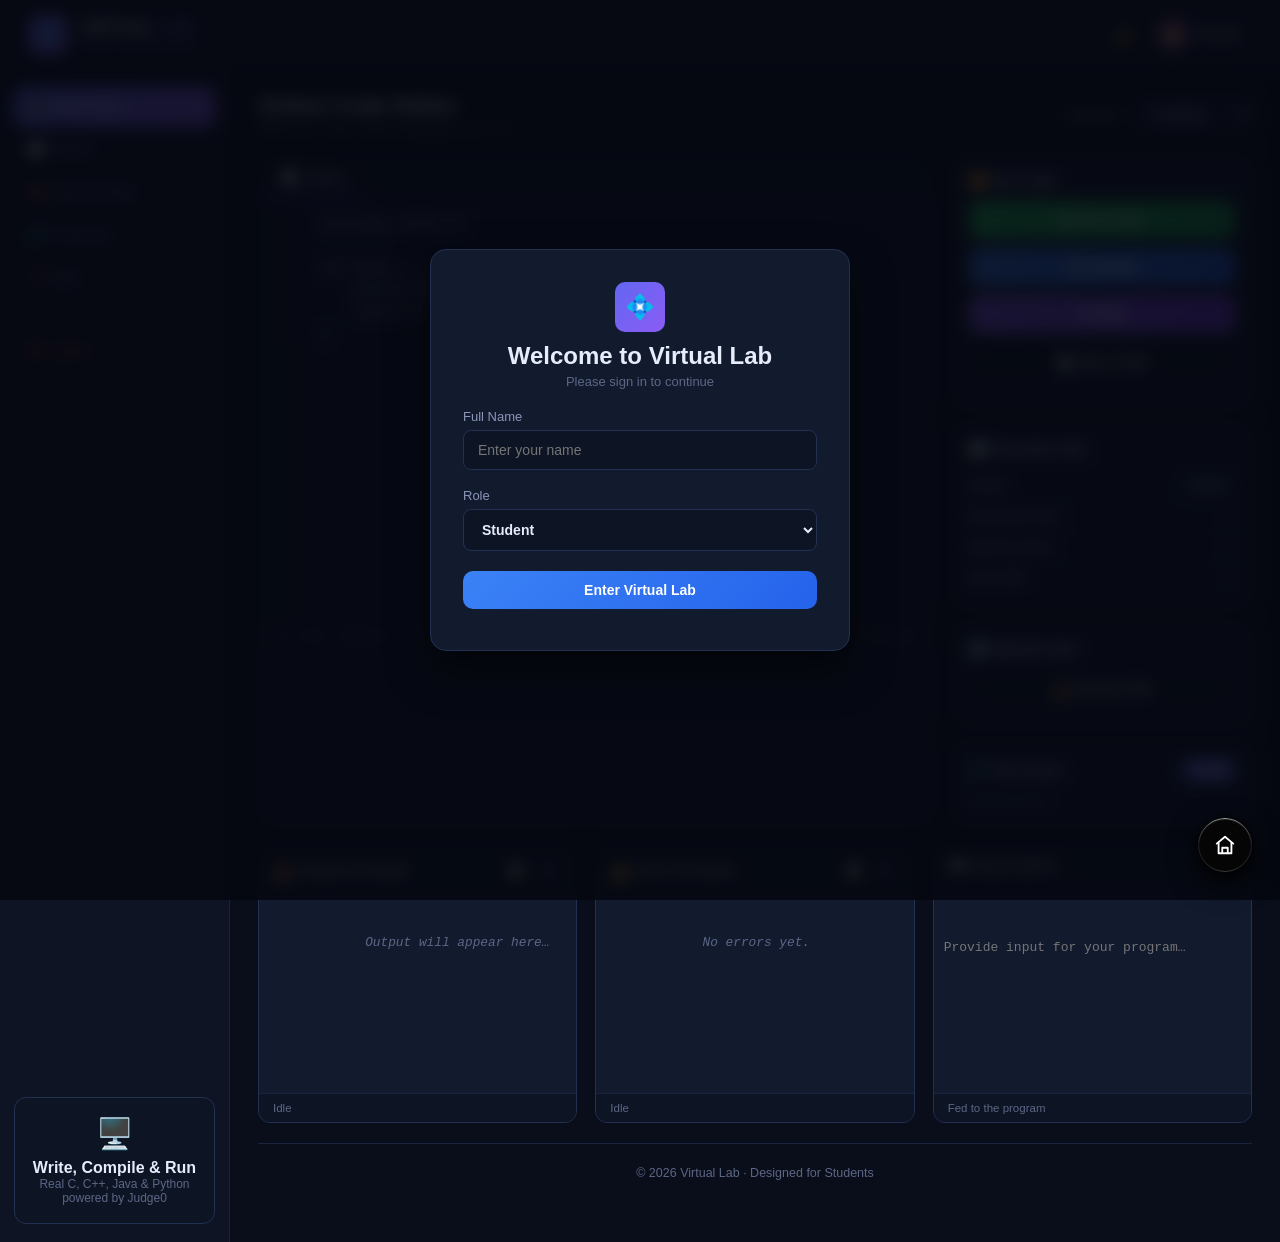
<file: task4.html>
<!DOCTYPE html>
<html lang="en">
<head>
<meta charset="UTF-8">
<meta name="viewport" content="width=device-width, initial-scale=1.0">
<title>Virtual Lab — Online Code Editor</title>
<link rel="stylesheet" href="home.css">
<script src="home.js" defer></script>

<style>
  :root {
    --bg: #0a0e1a;
    --bg-elev: #0e1424;
    --card: #121a2e;
    --card-2: #0d1424;
    --border: #223052;
    --border-soft: #1a2440;
    --text: #e7ecfb;
    --text-dim: #8b96b8;
    --text-faint: #5c6786;
    --accent-1: #6366f1;
    --accent-2: #8b5cf6;
    --green: #22c55e;
    --green-bg: #10301f;
    --red: #ef4444;
    --red-bg: #341313;
    --yellow: #eab308;
    --radius: 12px;
    --mono: 'SF Mono', 'Fira Code', Consolas, monospace;
    --sans: -apple-system, BlinkMacSystemFont, 'Segoe UI', Inter, Roboto, sans-serif;
  }

  body.light-mode {
    --bg: #f4f6fc;
    --bg-elev: #ffffff;
    --card: #ffffff;
    --card-2: #f0f3fa;
    --border: #cbd5e1;
    --border-soft: #e2e8f0;
    --text: #0f172a;
    --text-dim: #475569;
    --text-faint: #94a3b8;
    --green-bg: #dcfce7;
    --red-bg: #fee2e2;
  }

  * {
    box-sizing: border-box;
    margin: 0;
    padding: 0;
  }

  html {
    width: 100%;
    min-height: 100%;
    overflow-x: hidden;
  }

  body {
    background: var(--bg);
    color: var(--text);
    font-family: var(--sans);
    min-height: 100vh;
    transition: background 0.3s, color 0.3s;
    overflow-x: hidden;
  }

  /* Modal / Login Styles */
  .modal-overlay {
    position: fixed;
    inset: 0;
    background: rgba(5, 8, 16, 0.85);
    backdrop-filter: blur(8px);
    display: flex;
    align-items: center;
    justify-content: center;
    z-index: 1000;
    padding: 16px;
  }

  .modal-card {
    background: var(--card);
    border: 1px solid var(--border);
    padding: 32px;
    border-radius: 16px;
    width: 100%;
    max-width: 420px;
    box-shadow: 0 20px 40px rgba(0,0,0,0.5);
  }

  .form-group {
    margin-bottom: 18px;
  }

  .form-group label {
    display: block;
    font-size: 13px;
    margin-bottom: 6px;
    color: var(--text-dim);
  }

  .form-control {
    width: 100%;
    padding: 11px 14px;
    background: var(--card-2);
    border: 1px solid var(--border);
    border-radius: 8px;
    color: var(--text);
    font-size: 14px;
    outline: none;
  }

  header.topbar {
    display: flex;
    align-items: center;
    justify-content: space-between;
    padding: 14px 28px;
    border-bottom: 1px solid var(--border-soft);
    background: var(--bg-elev);
    position: sticky;
    top: 0;
    z-index: 50;
    min-height: 68px;
  }

  .brand {
    display: flex;
    align-items: center;
    gap: 12px;
    min-width: 0;
  }

  .brand-icon {
    width: 40px;
    height: 40px;
    border-radius: 10px;
    background: linear-gradient(135deg, var(--accent-1), var(--accent-2));
    display: flex;
    align-items: center;
    justify-content: center;
    font-size: 18px;
    flex-shrink: 0;
  }

  .brand-name {
    font-weight: 800;
    font-size: 17px;
    white-space: nowrap;
  }

  .brand-name span {
    background: linear-gradient(90deg, var(--accent-1), var(--accent-2));
    -webkit-background-clip: text;
    background-clip: text;
    color: transparent;
  }

  .brand-sub {
    font-size: 11.5px;
    color: var(--text-faint);
    white-space: nowrap;
  }

  .topbar-right {
    display: flex;
    align-items: center;
    gap: 14px;
    flex-shrink: 0;
  }

  .theme-toggle {
    width: 38px;
    height: 38px;
    border-radius: 10px;
    border: 1px solid var(--border);
    background: var(--card-2);
    display: flex;
    align-items: center;
    justify-content: center;
    font-size: 16px;
    cursor: pointer;
    color: var(--text);
    flex-shrink: 0;
  }

  .profile {
    display: flex;
    align-items: center;
    gap: 9px;
    background: var(--card-2);
    border: 1px solid var(--border);
    padding: 5px 12px 5px 5px;
    border-radius: 24px;
    min-width: 0;
  }

  .avatar {
    width: 28px;
    height: 28px;
    border-radius: 50%;
    background: linear-gradient(135deg, #f472b6, #a855f7);
    display: flex;
    align-items: center;
    justify-content: center;
    flex-shrink: 0;
  }

  #userProfileDisplay {
    white-space: nowrap;
    overflow: hidden;
    text-overflow: ellipsis;
    max-width: 180px;
  }

  .layout {
    display: grid;
    grid-template-columns: 230px minmax(0, 1fr);
    min-height: calc(100vh - 68px);
  }

  aside.sidebar {
    border-right: 1px solid var(--border-soft);
    padding: 18px 14px;
    display: flex;
    flex-direction: column;
    gap: 4px;
    background: var(--bg-elev);
    min-width: 0;
  }

  .navitem {
    display: flex;
    align-items: center;
    gap: 11px;
    padding: 11px 13px;
    border-radius: 10px;
    background: none;
    border: none;
    color: var(--text-dim);
    font-size: 14.5px;
    font-weight: 500;
    text-align: left;
    width: 100%;
    cursor: pointer;
    transition: 0.2s;
  }

  .navitem:hover {
    background: var(--card-2);
    color: var(--text);
  }

  .navitem.active {
    background: linear-gradient(135deg, var(--accent-1), var(--accent-2));
    color: #fff;
    box-shadow: 0 4px 14px rgba(99,102,241,.35);
  }

  .sidebar-divider {
    height: 1px;
    background: var(--border-soft);
    margin: 12px 4px;
  }

  .promo {
    margin-top: auto;
    border: 1px solid var(--border);
    border-radius: var(--radius);
    padding: 18px 14px;
    text-align: center;
    background: var(--card-2);
  }

  main.content {
    padding: 24px 28px 40px;
    min-width: 0;
    width: 100%;
  }

  .view-section {
    display: none;
    min-width: 0;
  }

  .view-section.active {
    display: block;
  }

  .page-head {
    display: flex;
    align-items: center;
    justify-content: space-between;
    margin-bottom: 20px;
    flex-wrap: wrap;
    gap: 14px;
  }

  .page-title {
    font-size: 22px;
    font-weight: 800;
  }

  .page-sub {
    color: var(--text-faint);
    font-size: 13.5px;
    margin-top: 2px;
  }

  select {
    background: var(--card);
    border: 1px solid var(--border);
    color: var(--text);
    padding: 9px 14px;
    border-radius: 9px;
    font-size: 13.5px;
    font-weight: 600;
    max-width: 100%;
  }

  .editor-grid {
    display: grid;
    grid-template-columns: minmax(0, 1fr) 300px;
    gap: 18px;
  }

  .card {
    background: var(--card);
    border: 1px solid var(--border);
    border-radius: var(--radius);
    overflow: hidden;
    min-width: 0;
  }

  .tabbar {
    display: flex;
    align-items: center;
    justify-content: space-between;
    padding: 0 6px;
    border-bottom: 1px solid var(--border-soft);
    background: var(--card-2);
    min-width: 0;
  }

  .tab {
    display: flex;
    align-items: center;
    gap: 8px;
    padding: 12px 16px;
    font-size: 13.5px;
    color: var(--text);
    border-bottom: 2px solid var(--accent-1);
    font-weight: 600;
  }

  .editor-body {
    display: flex;
    background: var(--card);
    min-width: 0;
    overflow: hidden;
  }

  .gutter {
    user-select: none;
    text-align: right;
    padding: 14px 10px 14px 0;
    color: var(--text-faint);
    font-family: var(--mono);
    font-size: 13.5px;
    line-height: 22px;
    background: var(--card-2);
    border-right: 1px solid var(--border-soft);
    min-width: 46px;
    white-space: pre;
    overflow: hidden;
    flex-shrink: 0;
  }

  textarea#codearea {
    flex: 1;
    resize: none;
    border: none;
    outline: none;
    background: transparent;
    color: var(--text);
    font-family: var(--mono);
    font-size: 13.5px;
    line-height: 22px;
    padding: 14px 16px;
    min-height: 420px;
    white-space: pre;
    tab-size: 4;
    min-width: 0;
  }

  .statusbar {
    display: flex;
    align-items: center;
    justify-content: space-between;
    gap: 10px;
    padding: 8px 14px;
    border-top: 1px solid var(--border-soft);
    background: var(--card-2);
    font-size: 12px;
    color: var(--text-faint);
    flex-wrap: wrap;
  }

  .side-col {
    display: flex;
    flex-direction: column;
    gap: 16px;
    min-width: 0;
  }

  .panel {
    background: var(--card);
    border: 1px solid var(--border);
    border-radius: var(--radius);
    padding: 16px;
    min-width: 0;
  }

  .panel h3 {
    margin: 0 0 12px;
    font-size: 14px;
  }

  .btn {
    display: flex;
    align-items: center;
    justify-content: center;
    gap: 8px;
    width: 100%;
    padding: 11px 14px;
    border-radius: 10px;
    border: none;
    font-size: 14px;
    font-weight: 700;
    color: #fff;
    margin-bottom: 9px;
    cursor: pointer;
  }

  .btn:disabled {
    opacity: 0.55;
    cursor: not-allowed;
  }

  .btn-run {
    background: linear-gradient(135deg, #22c55e, #16a34a);
  }

  .btn-compile {
    background: linear-gradient(135deg, #3b82f6, #2563eb);
  }

  .btn-clear {
    background: linear-gradient(135deg, #8b5cf6, #7c3aed);
  }

  .btn-save {
    background: var(--card-2);
    color: var(--text);
    border: 1px solid var(--border);
  }

  .btn-danger {
    background: linear-gradient(135deg, #ef4444, #dc2626);
  }

  .info-row {
    display: flex;
    align-items: center;
    justify-content: space-between;
    gap: 10px;
    padding: 7px 0;
    font-size: 13px;
    border-bottom: 1px solid var(--border-soft);
  }

  .info-row:last-child {
    border: none;
  }

  .badge {
    padding: 3px 10px;
    border-radius: 20px;
    font-size: 11.5px;
    font-weight: 700;
    white-space: nowrap;
  }

  .badge.ready {
    background: #1c2740;
    color: #9db3e8;
  }

  .badge.running {
    background: #3a3510;
    color: var(--yellow);
  }

  .badge.success {
    background: var(--green-bg);
    color: var(--green);
  }

  .badge.error {
    background: var(--red-bg);
    color: var(--red);
  }

  .console-grid {
    display: grid;
    grid-template-columns: repeat(3, minmax(0, 1fr));
    gap: 18px;
    margin-top: 18px;
  }

  .console-card {
    display: flex;
    flex-direction: column;
    height: 280px;
    min-width: 0;
  }

  .console-head {
    display: flex;
    align-items: center;
    justify-content: space-between;
    gap: 8px;
    padding: 12px 14px;
    border-bottom: 1px solid var(--border-soft);
    background: var(--card-2);
    flex-shrink: 0;
  }

  .console-body {
    flex: 1;
    overflow: auto;
    padding: 14px;
    font-family: var(--mono);
    font-size: 12.8px;
    line-height: 1.65;
    white-space: pre-wrap;
    min-height: 0;
  }

  .console-foot {
    padding: 8px 14px;
    border-top: 1px solid var(--border-soft);
    font-size: 11.5px;
    color: var(--text-faint);
    background: var(--card-2);
    flex-shrink: 0;
  }

  textarea#stdinarea {
    width: 100%;
    height: 100%;
    resize: none;
    border: none;
    outline: none;
    background: transparent;
    color: var(--text);
    font-family: var(--mono);
    font-size: 13px;
    min-width: 0;
  }

  .placeholder-empty {
    color: var(--text-faint);
    font-style: italic;
  }

  .testcase {
    border: 1px solid var(--border);
    border-radius: 10px;
    padding: 10px 12px;
    margin-bottom: 9px;
  }

  .testcase-top {
    display: flex;
    justify-content: space-between;
    align-items: center;
    gap: 8px;
    margin-bottom: 4px;
  }

  .icon-btn {
    width: 28px;
    height: 28px;
    border-radius: 6px;
    border: none;
    background: none;
    color: var(--text-dim);
    cursor: pointer;
    font-size: 14px;
  }

  .icon-btn:hover {
    background: var(--border-soft);
    color: var(--text);
  }

  footer.pagefoot {
    text-align: center;
    padding: 22px;
    color: var(--text-faint);
    font-size: 12.5px;
    border-top: 1px solid var(--border-soft);
    margin-top: 20px;
  }

  .toast {
    background: var(--card);
    border: 1px solid var(--border);
    color: var(--text);
    padding: 11px 16px;
    border-radius: 10px;
    font-size: 13.5px;
    box-shadow: 0 10px 30px rgba(0,0,0,.35);
    margin-bottom: 8px;
  }

  .toast-wrap {
    position: fixed;
    top: 78px;
    right: 26px;
    z-index: 200;
    max-width: calc(100vw - 40px);
  }

  .list-item-box {
    background: var(--card);
    border: 1px solid var(--border);
    border-radius: 10px;
    padding: 14px 18px;
    margin-bottom: 12px;
    display: flex;
    align-items: center;
    justify-content: space-between;
    gap: 12px;
    min-width: 0;
  }

  .list-item-box > div:first-child {
    min-width: 0;
  }

  .list-item-box strong {
    overflow-wrap: anywhere;
  }

  .practical-filter {
    display: flex;
    gap: 10px;
    margin-bottom: 18px;
    flex-wrap: wrap;
  }

  .filter-btn {
    padding: 6px 14px;
    border-radius: 8px;
    border: 1px solid var(--border);
    background: var(--card-2);
    color: var(--text-dim);
    cursor: pointer;
    font-weight: 600;
    font-size: 13px;
  }

  .filter-btn.active {
    background: var(--accent-1);
    color: #fff;
    border-color: var(--accent-1);
  }

  /* =========================================================
     RESPONSIVE MOBILE DESIGN
     Everything above remains the desktop styling.
     The following rules only improve smaller screens.
     ========================================================= */

  @media (max-width: 980px) {
    .layout {
      grid-template-columns: 1fr;
      min-height: auto;
    }

    aside.sidebar {
      border-right: none;
      border-bottom: 1px solid var(--border-soft);
      padding: 10px 12px;
      flex-direction: row;
      align-items: center;
      gap: 7px;
      overflow-x: auto;
      overflow-y: hidden;
      -webkit-overflow-scrolling: touch;
      scrollbar-width: thin;
    }

    aside.sidebar .navitem {
      width: auto;
      min-width: max-content;
      padding: 9px 12px;
      white-space: nowrap;
      flex-shrink: 0;
    }

    .sidebar-divider,
    .promo {
      display: none;
    }

    main.content {
      padding: 20px;
    }

    .editor-grid {
      grid-template-columns: 1fr;
    }

    .console-grid {
      grid-template-columns: 1fr;
    }

    .console-card {
      height: 280px;
    }
  }

  @media (max-width: 700px) {
    header.topbar {
      padding: 10px 14px;
      min-height: 60px;
    }

    .brand {
      gap: 8px;
    }

    .brand-icon {
      width: 34px;
      height: 34px;
      border-radius: 9px;
      font-size: 16px;
    }

    .brand-name {
      font-size: 14px;
    }

    .brand-sub {
      font-size: 9.5px;
    }

    .topbar-right {
      gap: 7px;
    }

    .theme-toggle {
      width: 34px;
      height: 34px;
      border-radius: 9px;
    }

    .profile {
      padding: 3px 8px 3px 3px;
      gap: 5px;
    }

    .avatar {
      width: 27px;
      height: 27px;
      font-size: 13px;
    }

    #userProfileDisplay {
      max-width: 105px;
      font-size: 11px;
    }

    aside.sidebar {
      padding: 8px 10px;
    }

    aside.sidebar .navitem {
      font-size: 12.5px;
      padding: 8px 10px;
      border-radius: 8px;
    }

    main.content {
      padding: 16px 12px 30px;
    }

    .page-head {
      align-items: flex-start;
      margin-bottom: 16px;
      gap: 12px;
    }

    .page-title {
      font-size: 19px;
      line-height: 1.25;
    }

    .page-sub {
      font-size: 12px;
      line-height: 1.45;
    }

    .page-head > div:last-child {
      width: 100%;
    }

    .page-head > div:last-child select {
      width: 100%;
      margin-top: 5px;
    }

    .editor-grid {
      gap: 12px;
    }

    .editor-body {
      min-height: 340px;
    }

    textarea#codearea {
      min-height: 340px;
      height: 340px;
      font-size: 12.5px;
      line-height: 21px;
      padding: 12px;
      overflow: auto;
    }

    .gutter {
      min-width: 39px;
      padding-right: 7px;
      font-size: 12px;
      line-height: 21px;
      padding-top: 12px;
    }

    .tab {
      padding: 10px 12px;
      font-size: 12.5px;
    }

    .statusbar {
      padding: 7px 10px;
      font-size: 10.5px;
    }

    .side-col {
      gap: 12px;
    }

    .panel {
      padding: 13px;
      border-radius: 10px;
    }

    .panel h3 {
      font-size: 13.5px;
    }

    .btn {
      padding: 10px 12px;
      font-size: 13px;
    }

    .console-grid {
      gap: 12px;
      margin-top: 12px;
    }

    .console-card {
      height: 250px;
      border-radius: 10px;
    }

    .console-head {
      padding: 10px 11px;
      font-size: 12.5px;
    }

    .console-body {
      padding: 11px;
      font-size: 11.5px;
    }

    .console-foot {
      padding: 7px 11px;
      font-size: 10.5px;
    }

    .list-item-box {
      padding: 12px;
      align-items: flex-start;
      flex-direction: column;
    }

    .list-item-box > div:last-child {
      width: 100%;
      display: flex;
    }

    .list-item-box > div:last-child .btn {
      flex: 1;
    }

    .list-item-box > .btn {
      width: 100% !important;
    }

    .badge {
      font-size: 10.5px;
    }

    .practical-filter {
      gap: 6px;
      margin-bottom: 13px;
    }

    .filter-btn {
      padding: 6px 11px;
      font-size: 12px;
    }

    .toast-wrap {
      top: 68px;
      right: 12px;
      left: 12px;
      max-width: none;
    }

    .toast {
      font-size: 12.5px;
    }

    footer.pagefoot {
      padding: 18px 10px;
      font-size: 11px;
    }
  }

  @media (max-width: 480px) {
    header.topbar {
      padding: 9px 10px;
    }

    .brand-sub {
      display: none;
    }

    .brand-name {
      font-size: 13px;
    }

    .brand-icon {
      width: 32px;
      height: 32px;
      font-size: 15px;
    }

    .profile {
      max-width: 120px;
    }

    #userProfileDisplay {
      max-width: 75px;
      font-size: 10px;
    }

    .theme-toggle {
      width: 32px;
      height: 32px;
    }

    aside.sidebar {
      padding: 7px 8px;
    }

    aside.sidebar .navitem {
      font-size: 11.5px;
      padding: 7px 9px;
    }

    main.content {
      padding: 14px 9px 24px;
    }

    .page-title {
      font-size: 18px;
    }

    .page-sub {
      font-size: 11.5px;
    }

    .editor-body {
      min-height: 300px;
    }

    textarea#codearea {
      min-height: 300px;
      height: 300px;
      font-size: 11.5px;
      line-height: 20px;
      padding: 10px;
    }

    .gutter {
      min-width: 35px;
      padding-right: 6px;
      font-size: 11px;
      line-height: 20px;
      padding-top: 10px;
    }

    .tab {
      padding: 9px 10px;
      font-size: 11.5px;
    }

    .statusbar {
      font-size: 9.5px;
    }

    .panel {
      padding: 11px;
    }

    .info-row {
      font-size: 12px;
    }

    .console-card {
      height: 230px;
    }

    .console-head {
      font-size: 11.5px;
    }

    .console-body {
      font-size: 10.8px;
    }

    .console-foot {
      font-size: 10px;
    }

    .modal-card {
      padding: 22px 18px;
      border-radius: 14px;
    }

    .modal-card h2 {
      font-size: 20px;
    }

    .form-control {
      padding: 10px 12px;
    }

    .list-item-box {
      padding: 11px;
    }

    .list-item-box .btn {
      font-size: 12px;
      padding: 9px 10px;
    }
  }

  @media (max-width: 360px) {
    .brand-name {
      display: none;
    }

    #userProfileDisplay {
      max-width: 65px;
    }

    aside.sidebar .navitem {
      font-size: 10.5px;
      padding: 7px 8px;
    }

    main.content {
      padding-left: 7px;
      padding-right: 7px;
    }

    textarea#codearea {
      font-size: 11px;
    }

    .gutter {
      min-width: 32px;
      font-size: 10px;
    }
  }
</style>
</head>

<body>

<!-- Login Modal -->
<div class="modal-overlay" id="loginModal">
  <div class="modal-card">
    <div style="text-align:center; margin-bottom: 20px;">
      <div class="brand-icon" style="margin: 0 auto 10px auto; width:50px; height:50px; font-size:24px;">💠</div>
      <h2>Welcome to Virtual Lab</h2>
      <p style="font-size:13px; color:var(--text-faint); margin-top:4px;">Please sign in to continue</p>
    </div>

    <form id="loginForm">
      <div class="form-group">
        <label for="userNameInput">Full Name</label>
        <input type="text" id="userNameInput" class="form-control" placeholder="Enter your name" required>
      </div>

      <div class="form-group">
        <label for="userRoleInput">Role</label>
        <select id="userRoleInput" class="form-control">
          <option value="Student">Student</option>
          <option value="Professor">Professor</option>
        </select>
      </div>

      <button type="submit" class="btn btn-compile" style="margin-top:20px; width:100%;">
        Enter Virtual Lab
      </button>
    </form>
  </div>
</div>

<header class="topbar">
  <div class="brand">
    <div class="brand-icon">💠</div>
    <div>
      <div class="brand-name">VIRTUAL <span>LAB</span></div>
      <div class="brand-sub">Online Code Execution</div>
    </div>
  </div>

  <div class="topbar-right">
    <button class="theme-toggle" id="themeToggle" title="Toggle Theme">🌙</button>

    <div class="profile">
      <div class="avatar" id="userAvatar">🧑</div>
      <span id="userProfileDisplay">Guest</span>
    </div>
  </div>
</header>

<div class="layout">

  <aside class="sidebar">
    <button class="navitem active" data-target="editorView">💻 Code Editor</button>
    <button class="navitem" data-target="historyView">🕘 History</button>
    <button class="navitem" data-target="savedView">🔖 Saved Codes</button>
    <button class="navitem" data-target="practicalsView">🧪 Practicals</button>
    <button class="navitem" data-target="helpView">❓ Help</button>

    <div class="sidebar-divider"></div>

    <button class="navitem" id="logoutBtn" style="color:var(--red);">⏻ Logout</button>

    <div class="promo">
      <div style="font-size:30px;margin-bottom:8px">🖥️</div>
      <h4>Write, Compile & Run</h4>
      <p style="font-size:12px;color:var(--text-faint)">
        Real C, C++, Java & Python powered by Judge0
      </p>
    </div>
  </aside>

  <main class="content">

    <!-- CODE EDITOR VIEW -->
    <div id="editorView" class="view-section active">

      <div class="page-head">
        <div>
          <h1 class="page-title">Online Code Editor</h1>
          <p class="page-sub">Write your code, select language and run it.</p>
        </div>

        <div>
          <label style="font-size:13px;color:var(--text-dim);margin-right:8px">
            Language:
          </label>

          <select id="langSelect">
            <option value="50">C (GCC)</option>
            <option value="54">C++ (GCC)</option>
            <option value="62">Java</option>
            <option value="71">Python 3</option>
          </select>
        </div>
      </div>

      <div class="editor-grid">

        <div class="card">

          <div class="tabbar">
            <div class="tab">
              <span>📄</span>
              <span id="fileTabName">main.c</span>
            </div>
          </div>

          <div class="editor-body">
            <div class="gutter" id="gutter">1</div>

            <textarea
              id="codearea"
              spellcheck="false"
            ></textarea>
          </div>

          <div class="statusbar">
            <div>
              <span id="cursorPos">Ln 1, Col 1</span>
              · Spaces: 4 · UTF-8 ·
              <span id="langLabel">C</span>
            </div>

            <div>Auto Save ●</div>
          </div>

        </div>

        <div class="side-col">

          <div class="panel">
            <h3>▶️ Run Code</h3>

            <button class="btn btn-run" id="runBtn">▶ Run Code</button>
            <button class="btn btn-compile" id="compileBtn">⚙ Compile</button>
            <button class="btn btn-clear" id="clearBtn">↻ Clear</button>
            <button class="btn btn-save" id="saveBtn">💾 Save Code</button>
          </div>

          <div class="panel">
            <h3>📊 Execution Info</h3>

            <div class="info-row">
              <span>Status</span>
              <span class="badge ready" id="statusBadge">Ready</span>
            </div>

            <div class="info-row">
              <span>Execution Time</span>
              <span id="execTime">–</span>
            </div>

            <div class="info-row">
              <span>Memory Used</span>
              <span id="execMem">–</span>
            </div>

            <div class="info-row">
              <span>Exit Code</span>
              <span id="execExit">–</span>
            </div>
          </div>

          <div class="panel">
            <h3>⬆️ Upload Code</h3>

            <label class="btn btn-save" style="margin:0;cursor:pointer">
              📤 Choose File

              <input
                type="file"
                id="fileInput"
                accept=".c,.cpp,.java,.py,.txt"
                style="display:none"
              >
            </label>
          </div>

          <div class="panel">

            <h3 style="display:flex;justify-content:space-between;align-items:center">
              <span>🧪 Test Cases</span>

              <button
                class="btn"
                style="width:auto;padding:4px 10px;font-size:12px;margin:0;background:var(--accent-1)"
                id="addTcBtn"
              >
                + Add
              </button>
            </h3>

            <div id="testcaseList"></div>
          </div>

        </div>
      </div>

      <div class="console-grid">

        <div class="card console-card">

          <div class="console-head">
            <div>📤 Output Console</div>

            <div>
              <button class="icon-btn" onclick="copyText('outputBody')">📋</button>
              <button class="icon-btn" onclick="clearConsole('outputBody')">🗑</button>
            </div>
          </div>

          <div class="console-body" id="outputBody">
            <span class="placeholder-empty">Output will appear here…</span>
          </div>

          <div class="console-foot">
            <span id="outputStatus">Idle</span>
          </div>
        </div>

        <div class="card console-card">

          <div class="console-head">
            <div>⚠️ Error Console</div>

            <div>
              <button class="icon-btn" onclick="copyText('errorBody')">📋</button>
              <button class="icon-btn" onclick="clearConsole('errorBody')">🗑</button>
            </div>
          </div>

          <div class="console-body" id="errorBody">
            <span class="placeholder-empty">No errors yet.</span>
          </div>

          <div class="console-foot">
            <span id="errorStatus">Idle</span>
          </div>
        </div>

        <div class="card console-card">

          <div class="console-head">
            <div>⌨️ Input (stdin)</div>
          </div>

          <div class="console-body" style="padding:10px">
            <textarea
              id="stdinarea"
              placeholder="Provide input for your program…"
            ></textarea>
          </div>

          <div class="console-foot">
            Fed to the program
          </div>
        </div>

      </div>
    </div>

    <!-- HISTORY VIEW -->
    <div id="historyView" class="view-section">

      <div class="page-head">
        <div>
          <h1 class="page-title">🕘 Execution History</h1>
          <p class="page-sub">
            Shows your last 5 code executions in browser session storage.
          </p>
        </div>

        <button
          class="btn btn-save"
          style="width:auto; margin:0;"
          onclick="clearHistory()"
        >
          Clear History
        </button>
      </div>

      <div id="historyList"></div>
    </div>

    <!-- SAVED CODES VIEW -->
    <div id="savedView" class="view-section">

      <div class="page-head">
        <div>
          <h1 class="page-title">🔖 Saved Codes</h1>
          <p class="page-sub">Your locally stored code snippets.</p>
        </div>
      </div>

      <div id="savedList"></div>
    </div>

    <!-- PRACTICALS VIEW -->
    <div id="practicalsView" class="view-section">

      <div class="page-head">
        <div>
          <h1 class="page-title">🧪 Practicals & Assignments</h1>

          <p class="page-sub">
            Select a lab exercise to auto-load standard executable code
            directly into your editor.
          </p>
        </div>
      </div>

      <div class="practical-filter">

        <button
          class="filter-btn active"
          onclick="filterPracticals('all', this)"
        >
          All
        </button>

        <button
          class="filter-btn"
          onclick="filterPracticals('50', this)"
        >
          C
        </button>

        <button
          class="filter-btn"
          onclick="filterPracticals('54', this)"
        >
          C++
        </button>

        <button
          class="filter-btn"
          onclick="filterPracticals('62', this)"
        >
          Java
        </button>

        <button
          class="filter-btn"
          onclick="filterPracticals('71', this)"
        >
          Python
        </button>

      </div>

      <div id="practicalsList"></div>
    </div>

    <!-- HELP VIEW -->
    <div id="helpView" class="view-section">

      <div class="page-head">
        <div>
          <h1 class="page-title">❓ Help & Documentation</h1>
          <p class="page-sub">
            Learn how to use Virtual Lab effectively.
          </p>
        </div>
      </div>

      <div class="panel">

        <h3>How to execute code:</h3>

        <p style="font-size:14px; color:var(--text-dim); line-height:1.6; margin-bottom:12px;">
          1. Select your target programming language from the dropdown menu.<br>
          2. Type or paste your code inside the central code editor panel.<br>
          3. Input any required standard input values inside the <strong>Input (stdin)</strong> box.<br>
          4. Click <strong>▶ Run Code</strong> to submit and view your standard output or compilation errors.<br>
          5. Browse <strong>Practicals</strong> to load ready-to-run tasks directly into the workspace.
        </p>

      </div>
    </div>

    <footer class="pagefoot">
      © 2026 Virtual Lab · Designed for Students
    </footer>

  </main>
</div>

<div class="toast-wrap" id="toastWrap"></div>

<script>
const API_URL = "https://ce.judge0.com";

const DEFAULT_CODE = {
  50: `#include <stdio.h>\n\nint main() {\n    printf("Hello !!\\n");\n    return 0;\n}`,
  54: `#include <iostream>\nusing namespace std;\n\nint main() {\n    cout << "Hey !!" << endl;\n    return 0;\n}`,
  62: `public class Main {\n    public static void main(String[] args) {\n        System.out.println("Hi!!");\n    }\n}`,
  71: `print("Welcome!!")`
};

const PRACTICALS_DATA = [
  { id: 101, langId: 50, title: "C Practical 1: Sum of Two Numbers", desc: "Reads two integers from stdin and prints their sum.", code: `#include <stdio.h>\n\nint main() {\n    int a = 12, b = 25;\n    if (scanf("%d %d", &a, &b) == 2) {}\n    printf("Sum: %d\\n", a + b);\n    return 0;\n}`, defaultInput: "15 30" },

  { id: 102, langId: 50, title: "C Practical 2: Even or Odd Checker", desc: "Checks whether a number is even or odd.", code: `#include <stdio.h>\n\nint main() {\n    int num = 7;\n    if (scanf("%d", &num) == 1) {}\n    if (num % 2 == 0)\n        printf("%d is Even\\n", num);\n    else\n        printf("%d is Odd\\n", num);\n    return 0;\n}`, defaultInput: "42" },

  { id: 103, langId: 50, title: "C Practical 3: Factorial Calculation", desc: "Calculates the factorial of an integer.", code: `#include <stdio.h>\n\nint main() {\n    int n = 5;\n    long long fact = 1;\n    if (scanf("%d", &n) == 1) {}\n    for (int i = 1; i <= n; i++) {\n        fact *= i;\n    }\n    printf("Factorial of %d is %lld\\n", n, fact);\n    return 0;\n}`, defaultInput: "5" },

  { id: 104, langId: 50, title: "C Practical 4: Largest of Three Numbers", desc: "Finds the maximum value among three numbers.", code: `#include <stdio.h>\n\nint main() {\n    int a = 10, b = 25, c = 15;\n    if (scanf("%d %d %d", &a, &b, &c) == 3) {}\n    int max = (a > b) ? ((a > c) ? a : c) : ((b > c) ? b : c);\n    printf("Largest number is: %d\\n", max);\n    return 0;\n}`, defaultInput: "10 45 32" },

  { id: 105, langId: 50, title: "C Practical 5: Reverse a String", desc: "Reverses an inputted string.", code: `#include <stdio.h>\n#include <string.h>\n\nint main() {\n    char str[100] = "VirtualLab";\n    if (scanf("%99s", str) == 1) {}\n    int len = strlen(str);\n    printf("Reversed String: ");\n    for (int i = len - 1; i >= 0; i--) {\n        putchar(str[i]);\n    }\n    printf("\\n");\n    return 0;\n}`, defaultInput: "hello" },

  { id: 201, langId: 54, title: "C++ Practical 1: Swapping Two Numbers", desc: "Swaps two integer values.", code: `#include <iostream>\nusing namespace std;\n\nint main() {\n    int a = 5, b = 10;\n    if (cin >> a >> b) {}\n    cout << "Before Swap: a=" << a << ", b=" << b << endl;\n    swap(a, b);\n    cout << "After Swap:  a=" << a << ", b=" << b << endl;\n    return 0;\n}`, defaultInput: "8 99" },

  { id: 202, langId: 54, title: "C++ Practical 2: Prime Number Check", desc: "Determines if a given number is prime.", code: `#include <iostream>\nusing namespace std;\n\nint main() {\n    int n = 29;\n    if (cin >> n) {}\n    bool isPrime = n > 1;\n    for (int i = 2; i * i <= n; i++) {\n        if (n % i == 0) { isPrime = false; break; }\n    }\n    cout << n << (isPrime ? " is Prime" : " is Not Prime") << endl;\n    return 0;\n}`, defaultInput: "17" },

  { id: 203, langId: 54, title: "C++ Practical 3: Fibonacci Series", desc: "Generates the first N terms of Fibonacci.", code: `#include <iostream>\nusing namespace std;\n\nint main() {\n    int n = 8;\n    if (cin >> n) {}\n    int t1 = 0, t2 = 1, nextTerm = 0;\n    cout << "Fibonacci Series: ";\n    for (int i = 1; i <= n; ++i) {\n        cout << t1 << " ";\n        nextTerm = t1 + t2;\n        t1 = t2;\n        t2 = nextTerm;\n    }\n    cout << endl;\n    return 0;\n}`, defaultInput: "10" },

  { id: 204, langId: 54, title: "C++ Practical 4: Class & Object Basics", desc: "Demonstrates class creation and object instantiation.", code: `#include <iostream>\n#include <string>\nusing namespace std;\n\nclass Student {\npublic:\n    string name;\n    int age;\n    void display() {\n        cout << "Student: " << name << ", Age: " << age << endl;\n    }\n};\n\nint main() {\n    Student s;\n    s.name = "Alex"; s.age = 20;\n    if (cin >> s.name >> s.age) {}\n    s.display();\n    return 0;\n}`, defaultInput: "Rahul 22" },

  { id: 205, langId: 54, title: "C++ Practical 5: Array Sum & Average", desc: "Calculates total sum and average of input numbers.", code: `#include <iostream>\n#include <vector>\nusing namespace std;\n\nint main() {\n    int n = 5;\n    if (cin >> n) {}\n    double sum = 0, val;\n    for(int i=0; i<n; i++) {\n        if(cin >> val) sum += val;\n        else sum += (i + 1) * 10;\n    }\n    cout << "Sum: " << sum << " | Average: " << (sum / n) << endl;\n    return 0;\n}`, defaultInput: "5 10 20 30 40 50" },

  { id: 301, langId: 62, title: "Java Practical 1: Palindrome Check", desc: "Checks if a word or integer is a palindrome.", code: `import java.util.Scanner;\n\npublic class Main {\n    public static void main(String[] args) {\n        Scanner sc = new Scanner(System.in);\n        String str = sc.hasNext() ? sc.next() : "madam";\n        String rev = new StringBuilder(str).reverse().toString();\n        System.out.println(str + (str.equalsIgnoreCase(rev) ? " is a Palindrome" : " is Not a Palindrome"));\n    }\n}`, defaultInput: "racecar" },

  { id: 302, langId: 62, title: "Java Practical 2: Linear Search", desc: "Searches for an element in an array.", code: `import java.util.Scanner;\n\npublic class Main {\n    public static void main(String[] args) {\n        int[] arr = {10, 25, 30, 45, 50};\n        int target = 30;\n        System.out.println("Searching for key: " + target);\n        boolean found = false;\n        for(int i=0; i<arr.length; i++) {\n            if(arr[i] == target) {\n                System.out.println("Element found at index: " + i);\n                found = true; break;\n            }\n        }\n        if(!found) System.out.println("Element not found.");\n    }\n}`, defaultInput: "" },

  { id: 303, langId: 62, title: "Java Practical 3: Inheritance Demo", desc: "Simple object-oriented single inheritance.", code: `class Animal {\n    void eat() { System.out.println("This animal eats food."); }\n}\nclass Dog extends Animal {\n    void bark() { System.out.println("The dog barks!"); }\n}\npublic class Main {\n    public static void main(String[] args) {\n        Dog d = new Dog();\n        d.eat();\n        d.bark();\n    }\n}`, defaultInput: "" },

  { id: 304, langId: 62, title: "Java Practical 4: Exception Handling", desc: "Demonstrates try-catch error handling block.", code: `public class Main {\n    public static void main(String[] args) {\n        try {\n            int a = 10, b = 0;\n            int result = a / b;\n            System.out.println("Result: " + result);\n        } catch (ArithmeticException e) {\n            System.out.println("Caught Exception: Division by zero is not allowed.");\n        } finally {\n            System.out.println("Execution finished safely.");\n        }\n    }\n}`, defaultInput: "" },

  { id: 305, langId: 62, title: "Java Practical 5: Matrix Multiplication", desc: "Performs 2x2 matrix multiplication.", code: `public class Main {\n    public static void main(String[] args) {\n        int[][] a = {{1, 2}, {3, 4}};\n        int[][] b = {{2, 0}, {1, 2}};\n        int[][] c = new int[2][2];\n        System.out.println("Product Matrix:");\n        for (int i = 0; i < 2; i++) {\n            for (int j = 0; j < 2; j++) {\n                c[i][j] = 0;\n                for (int k = 0; k < 2; k++) {\n                    c[i][j] += a[i][k] * b[k][j];\n                }\n                System.out.print(c[i][j] + " ");\n            }\n            System.out.println();\n        }\n    }\n}`, defaultInput: "" },

  { id: 401, langId: 71, title: "Python Practical 1: List Operations", desc: "Creates and manipulates a standard Python list.", code: `fruits = ["apple", "banana", "cherry"]\nfruits.append("date")\nprint("Fruits list:", fruits)\nprint("Sorted:", sorted(fruits))\nprint("Total count:", len(fruits))`, defaultInput: "" },

  { id: 402, langId: 71, title: "Python Practical 2: Dictionary Lookup", desc: "Stores key-value data in a dictionary.", code: `student = {"name": "Priya", "roll": 101, "course": "CS"}\nprint(f"Student Name: {student['name']}")\nprint(f"Course: {student.get('course')}")\nstudent["grade"] = "A+"\nprint("Full Record:", student)`, defaultInput: "" },

  { id: 403, langId: 71, title: "Python Practical 3: Multiplication Table", desc: "Prints multiplication table of a number.", code: `import sys\n\ntry:\n    num = int(sys.stdin.read().strip())\nexcept Exception:\n    num = 5\n\nprint(f"--- Multiplication Table for {num} ---")\nfor i in range(1, 11):\n    print(f"{num} x {i} = {num * i}")`, defaultInput: "7" },

  { id: 404, langId: 71, title: "Python Practical 4: Function & Lambda", desc: "Uses custom functions and lambda map.", code: `def square(x):\n    return x ** 2\n\nnumbers = [1, 2, 3, 4, 5]\nsquares = list(map(lambda x: square(x), numbers))\nprint("Original:", numbers)\nprint("Squares: ", squares)`, defaultInput: "" },

  { id: 405, langId: 71, title: "Python Practical 5: File Operations Mock", desc: "Demonstrates string parsing and formatting.", code: `raw_data = "John,25,Engineer\\nSara,30,Doctor\\nMike,22,Student"\nlines = raw_data.strip().split('\\n')\nprint("Parsed User Records:")\nfor line in lines:\n    name, age, role = line.split(',')\n    print(f"• {name} ({age} yrs) -> {role}")`, defaultInput: "" }
];

const LANG_NAMES = {
  50: "C",
  54: "C++",
  62: "Java",
  71: "Python"
};

const FILE_NAMES = {
  50: "main.c",
  54: "main.cpp",
  62: "Main.java",
  71: "main.py"
};

let testCases = [];
let executionHistory =
  JSON.parse(sessionStorage.getItem("virtualLabHistory") || "[]");

const codearea = document.getElementById("codearea");
const gutter = document.getElementById("gutter");
const langSelect = document.getElementById("langSelect");
const runBtn = document.getElementById("runBtn");
const statusBadge = document.getElementById("statusBadge");

/* User Login Handling */
document.getElementById("loginForm").addEventListener("submit", (e) => {
  e.preventDefault();

  const name = document.getElementById("userNameInput").value;
  const role = document.getElementById("userRoleInput").value;

  document.getElementById("userProfileDisplay").textContent =
    `${name} (${role})`;

  document.getElementById("userAvatar").textContent =
    role === "Professor" ? "👨‍🏫" : "🧑";

  document.getElementById("loginModal").style.display = "none";

  toast(`Welcome ${name}! logged in as ${role}`);
});

/* Navigation Handling */
const navItems =
  document.querySelectorAll(".sidebar .navitem[data-target]");

navItems.forEach(btn => {
  btn.addEventListener("click", () => {
    const target = btn.getAttribute("data-target");
    switchTab(target);
  });
});

function switchTab(targetId) {
  navItems.forEach(b => {
    if (b.getAttribute("data-target") === targetId)
      b.classList.add("active");
    else
      b.classList.remove("active");
  });

  document.querySelectorAll(".view-section").forEach(sec => {
    sec.classList.remove("active");
  });

  const targetSec = document.getElementById(targetId);

  if (targetSec)
    targetSec.classList.add("active");

  if (targetId === "savedView")
    renderSavedCodes();

  if (targetId === "historyView")
    renderHistory();

  if (targetId === "practicalsView")
    renderPracticals();
}

document.getElementById("logoutBtn").addEventListener("click", () => {
  document.getElementById("loginModal").style.display = "flex";
  toast("Logged out successfully");
});

/* Theme Switching */
const themeToggle = document.getElementById("themeToggle");

themeToggle.addEventListener("click", () => {
  document.body.classList.toggle("light-mode");

  const isLight =
    document.body.classList.contains("light-mode");

  themeToggle.textContent =
    isLight ? "☀️" : "🌙";

  toast(
    `Switched to ${isLight ? "Light" : "Dark"} Mode`
  );
});

function toast(msg) {
  const t = document.createElement("div");

  t.className = "toast";
  t.textContent = msg;

  document.getElementById("toastWrap").appendChild(t);

  setTimeout(() => t.remove(), 2800);
}

function syncGutter() {
  const lines =
    codearea.value.split("\n").length;

  let html = "";

  for (let i = 1; i <= lines; i++)
    html += i + "\n";

  gutter.textContent = html;
  gutter.scrollTop = codearea.scrollTop;
}

codearea.addEventListener(
  "input",
  syncGutter
);

codearea.addEventListener(
  "scroll",
  () => gutter.scrollTop = codearea.scrollTop
);

langSelect.addEventListener("change", () => {
  const id = langSelect.value;

  codearea.value = DEFAULT_CODE[id];

  document.getElementById("fileTabName").textContent =
    FILE_NAMES[id];

  document.getElementById("langLabel").textContent =
    LANG_NAMES[id];

  syncGutter();
});

function copyText(id) {
  const text =
    document.getElementById(id).innerText;

  navigator.clipboard
    .writeText(text)
    .then(() => toast("Copied!"));
}

function clearConsole(id) {
  document.getElementById(id).innerHTML =
    `<span class="placeholder-empty">Cleared.</span>`;
}

function renderTestCases() {
  const list =
    document.getElementById("testcaseList");

  if (!testCases.length) {
    list.innerHTML =
      `<div style="color:var(--text-faint);font-size:13px">No test cases</div>`;
    return;
  }

  list.innerHTML = testCases.map((tc, i) => `
    <div class="testcase">
      <div class="testcase-top">
        <strong>Test Case ${i + 1}</strong>

        <span class="badge ${
          tc.status === "Passed"
            ? "success"
            : tc.status === "Failed"
              ? "error"
              : "ready"
        }">
          ${tc.status || "Ready"}
        </span>
      </div>

      <div style="font-size:12px;color:var(--text-faint);overflow-wrap:anywhere">
        Input: ${tc.input} | Expected: ${tc.expected}
      </div>
    </div>
  `).join("");
}

async function runSingleSubmission(
  source_code,
  language_id,
  stdin
) {
  const createRes =
    await fetch(
      `${API_URL}/submissions?base64_encoded=false&wait=false`,
      {
        method: "POST",
        headers: {
          "Content-Type": "application/json"
        },
        body: JSON.stringify({
          source_code,
          language_id,
          stdin
        })
      }
    );

  if (!createRes.ok)
    throw new Error("Failed to submit code");

  const { token } =
    await createRes.json();

  let result = null;

  for (let i = 0; i < 25; i++) {

    await new Promise(
      r => setTimeout(r, 1200)
    );

    const res =
      await fetch(
        `${API_URL}/submissions/${token}?base64_encoded=false`
      );

    result = await res.json();

    if (
      result.status &&
      result.status.id > 2
    )
      break;
  }

  return result;
}

function validateOutput(actual, expected) {

  if (!actual && !expected)
    return true;

  if (!actual)
    return false;

  const cleanActual =
    actual.trim().replace(/\r\n/g, "\n");

  const cleanExpected =
    String(expected)
      .trim()
      .replace(/\r\n/g, "\n");

  if (cleanActual === cleanExpected)
    return true;

  if (cleanActual.includes(cleanExpected))
    return true;

  return cleanActual
    .replace(/\s+/g, " ")
    .includes(
      cleanExpected.replace(/\s+/g, " ")
    );
}

/* History Management */
function recordHistory(
  langId,
  statusDesc,
  isSuccess,
  execTime
) {
  const newEntry = {
    id: Date.now(),
    lang: LANG_NAMES[langId],
    status: statusDesc,
    success: isSuccess,
    time: execTime
      ? execTime + " s"
      : "N/A",
    timestamp:
      new Date().toLocaleTimeString()
  };

  executionHistory.unshift(newEntry);

  if (executionHistory.length > 5)
    executionHistory.pop();

  sessionStorage.setItem(
    "virtualLabHistory",
    JSON.stringify(executionHistory)
  );
}

function renderHistory() {
  const container =
    document.getElementById("historyList");

  if (!executionHistory.length) {
    container.innerHTML =
      `<div style="color:var(--text-faint);font-style:italic;">
        No execution history recorded yet.
      </div>`;

    return;
  }

  container.innerHTML =
    executionHistory.map(item => `
      <div class="list-item-box">

        <div>
          <strong>${item.lang} Program Execution</strong>

          <div style="font-size:12px;color:var(--text-faint);margin-top:3px;">
            Time Executed: ${item.timestamp}
            | Duration: ${item.time}
          </div>
        </div>

        <span class="badge ${
          item.success
            ? "success"
            : "error"
        }">
          ${item.status}
        </span>

      </div>
    `).join("");
}

function clearHistory() {
  executionHistory = [];

  sessionStorage.removeItem(
    "virtualLabHistory"
  );

  renderHistory();

  toast("Execution history cleared");
}

async function runCode() {

  const source =
    codearea.value;

  const language_id =
    parseInt(langSelect.value);

  const stdin =
    document.getElementById("stdinarea").value;

  runBtn.disabled = true;

  statusBadge.className =
    "badge running";

  statusBadge.textContent =
    "Running...";

  document.getElementById("outputBody").innerHTML =
    `<span class="placeholder-empty">Running...</span>`;

  document.getElementById("errorBody").innerHTML =
    `<span class="placeholder-empty">Waiting...</span>`;

  try {

    const result =
      await runSingleSubmission(
        source,
        language_id,
        stdin
      );

    const isSuccess =
      result.status?.id === 3;

    const isCompilationError =
      result.status?.id === 6;

    document.getElementById("outputBody").textContent =
      result.stdout || "(no output)";

    document.getElementById("errorBody").textContent =
      (result.compile_output || "") +
      (result.stderr || "") ||
      "No errors";

    statusBadge.className =
      isSuccess
        ? "badge success"
        : "badge error";

    statusBadge.textContent =
      result.status?.description ||
      "Finished";

    document.getElementById("execTime").textContent =
      result.time
        ? result.time + " s"
        : "–";

    document.getElementById("execMem").textContent =
      result.memory
        ? (result.memory / 1024).toFixed(1) + " MB"
        : "–";

    document.getElementById("execExit").textContent =
      result.exit_code ?? "–";

    document.getElementById("outputStatus").textContent =
      isSuccess
        ? "Success"
        : "Failed";

    recordHistory(
      language_id,
      result.status?.description ||
        "Finished",
      isSuccess,
      result.time
    );

    if (isCompilationError) {

      testCases.forEach(tc => {
        tc.status = "Failed";
      });

      renderTestCases();

    } else if (testCases.length > 0) {

      for (let tc of testCases) {

        try {

          const tcResult =
            await runSingleSubmission(
              source,
              language_id,
              tc.input
            );

          const actualOutput =
            tcResult.stdout || "";

          if (
            tcResult.status?.id === 3 &&
            validateOutput(
              actualOutput,
              tc.expected
            )
          ) {
            tc.status = "Passed";
          } else {
            tc.status = "Failed";
          }

        } catch (e) {
          tc.status = "Failed";
        }

        renderTestCases();
      }
    }

  } catch (err) {

    document.getElementById("errorBody").textContent =
      "Error: " + err.message;

    statusBadge.className =
      "badge error";

    statusBadge.textContent =
      "Error";

    recordHistory(
      language_id,
      "Execution Error",
      false,
      null
    );

    testCases.forEach(tc => {
      tc.status = "Failed";
    });

    renderTestCases();

    toast("Something went wrong");
  }

  runBtn.disabled = false;
}

runBtn.addEventListener(
  "click",
  runCode
);

document.getElementById(
  "compileBtn"
).addEventListener(
  "click",
  runCode
);

document.getElementById(
  "clearBtn"
).addEventListener(
  "click",
  () => {

    document.getElementById(
      "outputBody"
    ).innerHTML =
      `<span class="placeholder-empty">Output will appear here…</span>`;

    document.getElementById(
      "errorBody"
    ).innerHTML =
      `<span class="placeholder-empty">No errors yet.</span>`;

    statusBadge.className =
      "badge ready";

    statusBadge.textContent =
      "Ready";
  }
);

/* Saved Codes Management */
function getSavedCodes() {
  return JSON.parse(
    localStorage.getItem(
      "virtualLabSavedCodes"
    ) || "[]"
  );
}

document.getElementById(
  "saveBtn"
).addEventListener(
  "click",
  () => {

    const code =
      codearea.value;

    const langId =
      langSelect.value;

    const title =
      prompt(
        "Enter a title for this snippet:",
        `${LANG_NAMES[langId]} Program ${new Date().toLocaleTimeString()}`
      );

    if (!title)
      return;

    const savedList =
      getSavedCodes();

    savedList.unshift({
      id: Date.now(),
      title,
      langId,
      langName: LANG_NAMES[langId],
      code,
      date:
        new Date().toLocaleDateString()
    });

    localStorage.setItem(
      "virtualLabSavedCodes",
      JSON.stringify(savedList)
    );

    toast("Code saved successfully!");
  }
);

function renderSavedCodes() {

  const container =
    document.getElementById("savedList");

  const savedList =
    getSavedCodes();

  if (!savedList.length) {

    container.innerHTML =
      `<div style="color:var(--text-faint);font-style:italic;">
        No saved codes found. Click "Save Code" in the editor to keep snippets locally.
      </div>`;

    return;
  }

  container.innerHTML =
    savedList.map(item => `
      <div class="list-item-box">

        <div>
          <strong>${item.title}</strong>

          <div style="font-size:12px;color:var(--text-faint);margin-top:3px;">
            Language: ${item.langName}
            · Saved on ${item.date}
          </div>
        </div>

        <div style="display:flex;gap:8px;">

          <button
            class="btn btn-save"
            style="width:auto;margin:0;"
            onclick="loadSavedCodeById(${item.id})"
          >
            Load
          </button>

          <button
            class="btn btn-danger"
            style="width:auto;margin:0;padding:6px 10px;"
            onclick="deleteSavedCode(${item.id})"
          >
            🗑
          </button>

        </div>

      </div>
    `).join("");
}

function loadSavedCodeById(id) {

  const savedList =
    getSavedCodes();

  const item =
    savedList.find(
      x => x.id === id
    );

  if (item) {

    langSelect.value =
      item.langId;

    codearea.value =
      item.code;

    document.getElementById(
      "fileTabName"
    ).textContent =
      FILE_NAMES[item.langId];

    document.getElementById(
      "langLabel"
    ).textContent =
      LANG_NAMES[item.langId];

    syncGutter();

    switchTab(
      "editorView"
    );

    toast(
      `Loaded "${item.title}" into editor`
    );
  }
}

function deleteSavedCode(id) {

  let savedList =
    getSavedCodes();

  savedList =
    savedList.filter(
      x => x.id !== id
    );

  localStorage.setItem(
    "virtualLabSavedCodes",
    JSON.stringify(savedList)
  );

  renderSavedCodes();

  toast("Snippet deleted.");
}

/* Practicals Management */
let currentPracticalFilter = "all";

function filterPracticals(
  langId,
  btn
) {

  document
    .querySelectorAll(".filter-btn")
    .forEach(
      b => b.classList.remove("active")
    );

  btn.classList.add("active");

  currentPracticalFilter =
    langId;

  renderPracticals();
}

function renderPracticals() {

  const container =
    document.getElementById(
      "practicalsList"
    );

  const filtered =
    currentPracticalFilter === "all"
      ? PRACTICALS_DATA
      : PRACTICALS_DATA.filter(
          p =>
            String(p.langId) ===
            String(currentPracticalFilter)
        );

  container.innerHTML =
    filtered.map(p => `
      <div class="list-item-box">

        <div>
          <strong style="font-size:15px;">
            ${p.title}
          </strong>

          <div style="font-size:12.5px;color:var(--text-dim);margin-top:3px;">
            ${p.desc}
          </div>

          <div style="font-size:11.5px;color:var(--accent-1);margin-top:4px;font-weight:600;">
            Language: ${LANG_NAMES[p.langId]}
          </div>
        </div>

        <button
          class="btn btn-run"
          style="width:auto;margin:0;white-space:nowrap;"
          onclick="startLab(${p.id})"
        >
          ▶ Start Lab
        </button>

      </div>
    `).join("");
}

function startLab(practicalId) {

  const practical =
    PRACTICALS_DATA.find(
      p => p.id === practicalId
    );

  if (practical) {

    langSelect.value =
      practical.langId;

    codearea.value =
      practical.code;

    document.getElementById(
      "fileTabName"
    ).textContent =
      FILE_NAMES[practical.langId];

    document.getElementById(
      "langLabel"
    ).textContent =
      LANG_NAMES[practical.langId];

    document.getElementById(
      "stdinarea"
    ).value =
      practical.defaultInput || "";

    syncGutter();

    switchTab(
      "editorView"
    );

    toast(
      `Loaded: ${practical.title}`
    );
  }
}

document.getElementById(
  "fileInput"
).addEventListener(
  "change",
  e => {

    const file =
      e.target.files[0];

    if (!file)
      return;

    const reader =
      new FileReader();

    reader.onload =
      ev => {

        codearea.value =
          ev.target.result;

        syncGutter();

        toast(
          "File loaded: " +
          file.name
        );
      };

    reader.readAsText(file);
  }
);

document.getElementById(
  "addTcBtn"
).addEventListener(
  "click",
  () => {

    const input =
      prompt("Test case input:");

    const expected =
      prompt("Expected output:");

    if (expected !== null) {

      testCases.push({
        id: Date.now(),
        input: input || "",
        expected,
        status: "Ready"
      });

      renderTestCases();
    }
  }
);

/* Initial Setup */
codearea.value =
  DEFAULT_CODE[50];

syncGutter();

renderTestCases();

renderHistory();
</script>

</body>
</html>
</file>
<file: home.css>
/* =========================================================
   FLOATING HOME BUTTON — STEALTH BLACK / X-STYLE (home.css)
   ========================================================= */

.floating-home {
    /* Layout & Positioning */
    position: fixed;
    right: 28px;
    bottom: 28px;
    width: 54px;
    height: 54px;
    display: inline-flex;
    align-items: center;
    justify-content: center;
    z-index: 9999;

    /* Pitch Black Base */
    background: #050505;
    color: #ffffff;
    
    border-radius: 50%;
    border: 1px solid #222222;
    text-decoration: none;
    user-select: none;
    -webkit-tap-highlight-color: transparent;

    /* Deep Black Shadows & Subtle Highlight */
    box-shadow: 
        0 10px 30px rgba(0, 0, 0, 0.9),
        0 2px 8px rgba(0, 0, 0, 0.8),
        inset 0 1px 1px rgba(255, 255, 255, 0.1);

    /* Smooth Micro-Interactions */
    will-change: transform, box-shadow, background;
    transition: 
        transform 0.35s cubic-bezier(0.175, 0.885, 0.32, 1.275),
        background-color 0.25s ease,
        border-color 0.25s ease,
        box-shadow 0.3s ease;

    /* Idle Breathing Floating Animation */
    animation: homeFloat 6s ease-in-out infinite;
}

/* Dark Rotating Border Ring */
.floating-home::before {
    content: '';
    position: absolute;
    inset: -1px;
    border-radius: 50%;
    padding: 1px;
    background: conic-gradient(
        from 0deg,
        #ffffff 0%,
        #111111 25%,
        #444444 50%,
        #111111 75%,
        #ffffff 100%
    );
    -webkit-mask: 
        linear-gradient(#fff 0 0) content-box, 
        linear-gradient(#fff 0 0);
    -webkit-mask-composite: xor;
    mask-composite: exclude;
    pointer-events: none;
    animation: borderRotate 6s linear infinite;
    opacity: 0.6;
}

/* Dark Radar Pulse Ring */
.floating-home .pulse-ring {
    position: absolute;
    inset: 0;
    border-radius: 50%;
    border: 1px solid rgba(255, 255, 255, 0.15);
    animation: radarPulse 3.5s cubic-bezier(0.215, 0.61, 0.355, 1) infinite;
    pointer-events: none;
}

/* SVG Icon Styling */
.floating-home svg {
    width: 22px;
    height: 22px;
    fill: none;
    stroke: #ffffff;
    stroke-width: 2;
    stroke-linecap: round;
    stroke-linejoin: round;
    z-index: 2;
    transition: transform 0.35s cubic-bezier(0.34, 1.56, 0.64, 1);
}

/* =========================================================
   HOVER STATE (Stays Deep Black)
   ========================================================= */

.floating-home:hover {
    animation-play-state: paused;
    background: #0f0f0f;
    border-color: #ffffff;
    transform: translateY(-5px) scale(1.08);

    box-shadow: 
        0 15px 35px rgba(0, 0, 0, 1),
        0 0 15px rgba(255, 255, 255, 0.15),
        inset 0 1px 1px rgba(255, 255, 255, 0.2);
}

.floating-home:hover::before {
    opacity: 1;
}

.floating-home:hover .pulse-ring {
    animation: none;
    opacity: 0;
}

.floating-home:hover svg {
    transform: scale(1.1) rotate(-4deg);
}

/* =========================================================
   ACTIVE / CLICK STATE
   ========================================================= */

.floating-home:active {
    background: #000000;
    border-color: #444444;
    transform: translateY(0px) scale(0.92);
    box-shadow: 
        0 4px 12px rgba(0, 0, 0, 0.9),
        inset 0 2px 5px rgba(0, 0, 0, 0.8);
    transition-duration: 0.1s;
}

/* Accessibility Focus Ring */
.floating-home:focus-visible {
    outline: 2px solid #ffffff;
    outline-offset: 5px;
}

/* =========================================================
   ANIMATION KEYFRAMES
   ========================================================= */

@keyframes homeFloat {
    0%, 100% { transform: translateY(0); }
    50% { transform: translateY(-5px); }
}

@keyframes borderRotate {
    100% { transform: rotate(360deg); }
}

@keyframes radarPulse {
    0% {
        transform: scale(1);
        opacity: 0.6;
    }
    100% {
        transform: scale(1.6);
        opacity: 0;
    }
}

/* =========================================================
   RESPONSIVE & ACCESSIBILITY MEDIA QUERIES
   ========================================================= */

@media (max-width: 600px) {
    .floating-home {
        right: 18px;
        bottom: 18px;
        width: 48px;
        height: 48px;
    }

    .floating-home svg {
        width: 20px;
        height: 20px;
    }
}

@media (prefers-reduced-motion: reduce) {
    .floating-home,
    .floating-home::before,
    .floating-home .pulse-ring,
    .floating-home svg {
        animation: none;
        transition: none;
    }
}
</file>
